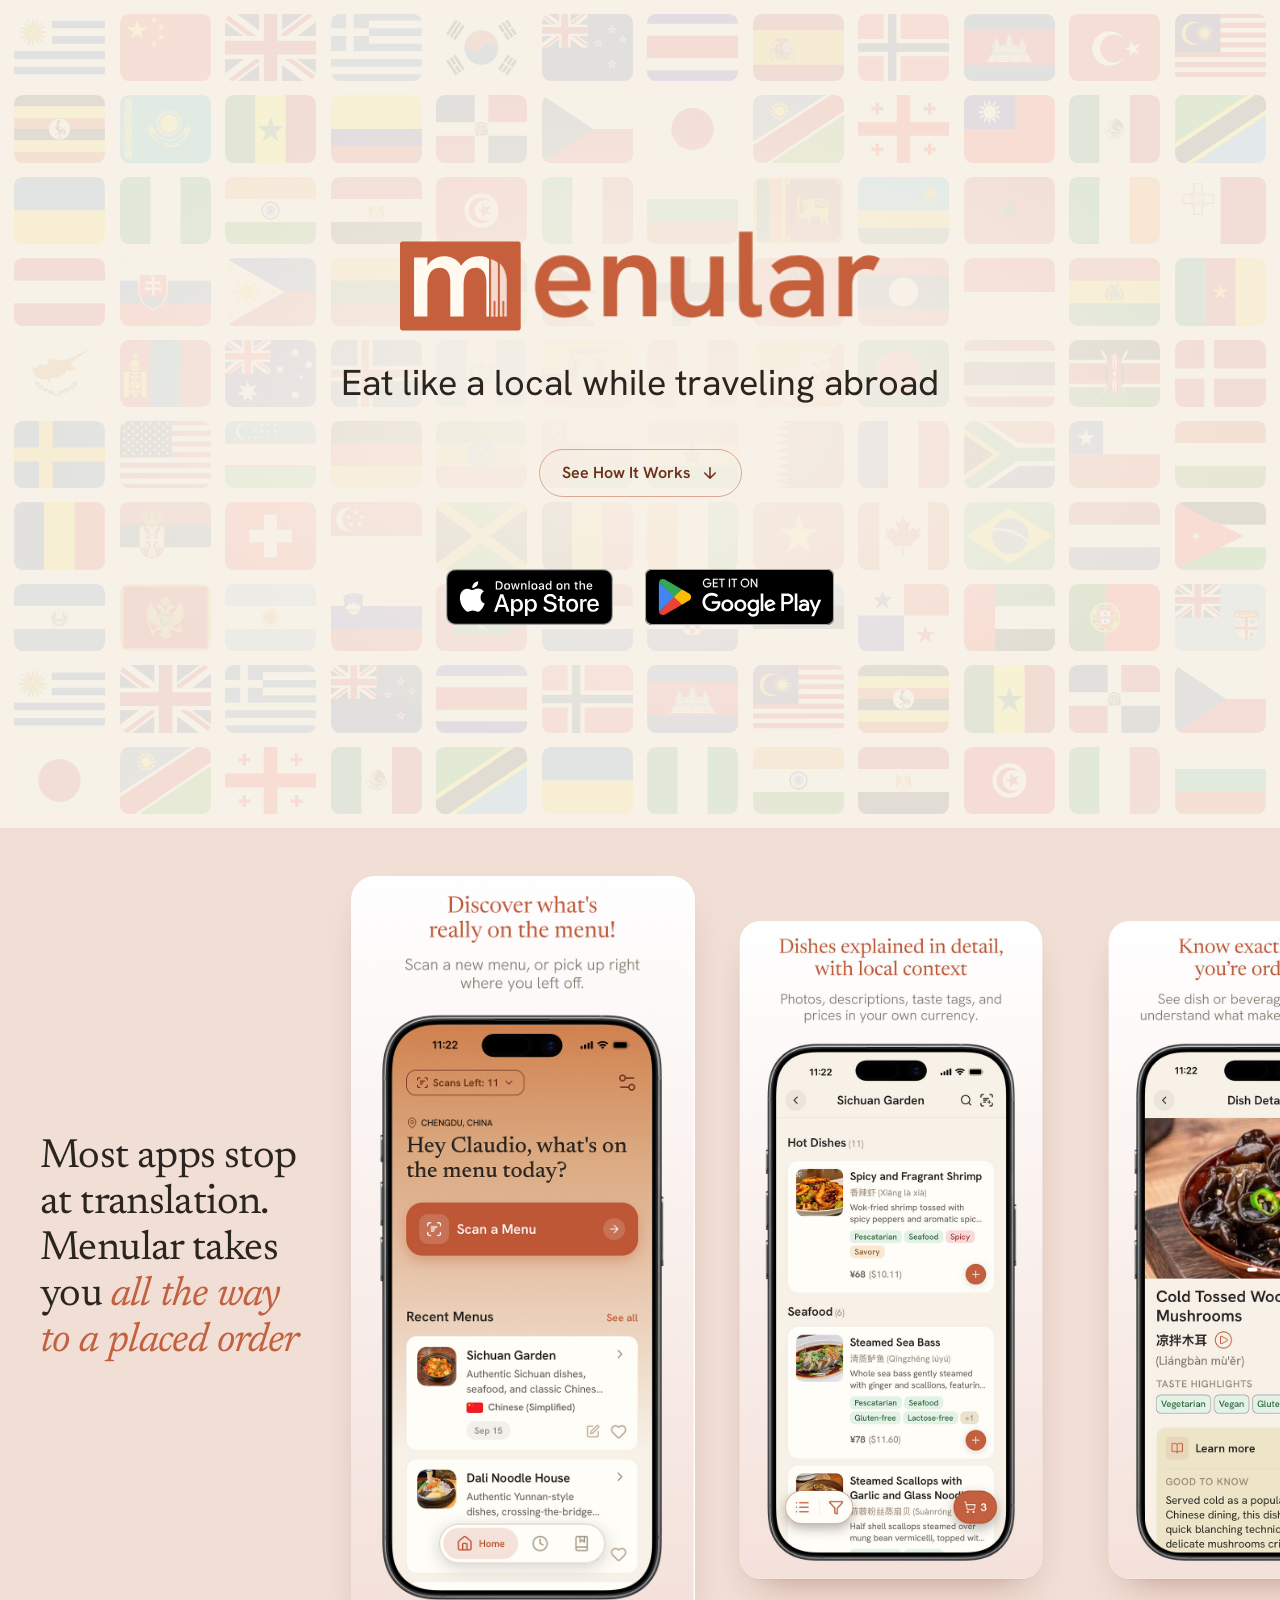
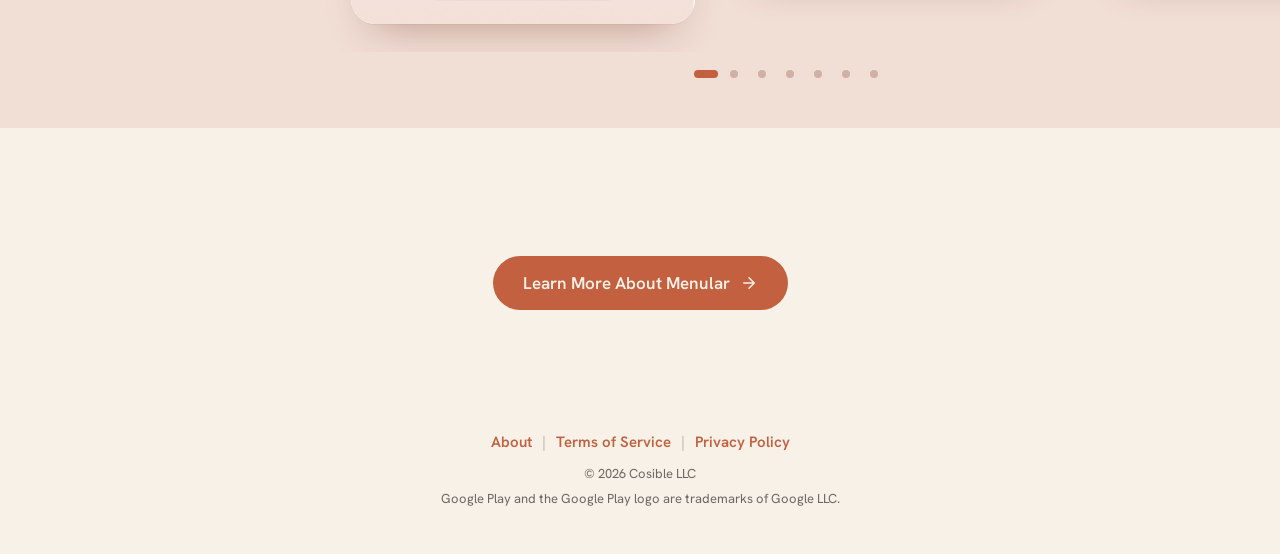
<file: index.html>
<!DOCTYPE html>
<html lang="en">
<head>
<meta charset="UTF-8">
<meta name="viewport" content="width=device-width, initial-scale=1.0">
<title>Menular | Eat like a local while traveling abroad</title>
<meta name="description" content="Menular explains foreign-language menus the way a local would. Scan a menu, see every dish explained, and show staff your order in their language.">
<link rel="canonical" href="https://www.menular.com/">
<link rel="icon" href="/favicon.ico" sizes="32x32">
<link rel="icon" href="/assets/icons/favicon.svg" type="image/svg+xml">
<link rel="apple-touch-icon" href="/assets/icons/apple-touch-icon.png">
<meta name="theme-color" content="#f7f1e7">
<meta property="og:type" content="website">
<meta property="og:site_name" content="Menular">
<meta property="og:title" content="Menular | Eat like a local while traveling abroad">
<meta property="og:description" content="Menular explains foreign-language menus the way a local would. Scan a menu, see every dish explained, and show staff your order in their language.">
<meta property="og:url" content="https://www.menular.com/">
<meta property="og:image" content="https://www.menular.com/assets/og-image.jpg">
<meta property="og:image:width" content="1200">
<meta property="og:image:height" content="426">
<meta property="og:image:alt" content="The Menular logo above the tagline: Discover what's really on the menu">
<meta name="twitter:card" content="summary_large_image">
<script>
  /* Decide before first paint whether the logo intro plays, so the hero never
     flashes. Without JavaScript, or with reduced motion, the page keeps the
     static logo and visible tagline. So does arriving at #how-it-works, since
     the opening is off screen and should already be in its final state. */
  (function () {
    var root = document.documentElement;
    root.classList.add('js');
    var reduce = window.matchMedia && window.matchMedia('(prefers-reduced-motion: reduce)').matches;
    if (reduce || !window.fetch || !window.Promise || location.hash === '#how-it-works') {
      return;
    }
    root.classList.add('intro');

    /* Start both downloads now, in parallel, instead of after the page parses. */
    var intro = window.menularIntro = { started: false };
    intro.data = fetch('/assets/animation/menular-logo-intro.json').then(function (r) {
      if (!r.ok) {
        throw new Error('Animation HTTP ' + r.status);
      }
      return r.json();
    });
    intro.lib = new Promise(function (resolve, reject) {
      var s = document.createElement('script');
      s.src = '/assets/js/lottie_light.min.js';
      s.onload = resolve;
      s.onerror = reject;
      document.head.appendChild(s);
    });
    intro.data.catch(function () {});
    intro.lib.catch(function () {});

    /* If the animation is not playing within 4 seconds, show the static logo. */
    setTimeout(function () {
      if (!intro.started) {
        root.classList.remove('intro');
      }
    }, 4000);
  })();
</script>
<script src="/assets/js/home.js" defer></script>
<script src="/assets/js/flag-wall.js" defer></script>
<link rel="preload" href="/assets/fonts/newsreader-latin-400-normal.woff2" as="font" type="font/woff2" crossorigin>
<link rel="stylesheet" href="/assets/fonts/fonts.css">
<link rel="stylesheet" href="/assets/css/footer.css">
<link rel="stylesheet" href="/assets/css/store-badges.css">
<style>
  :root {
    --ease: cubic-bezier(.2, .7, .2, 1);
  }

  * { box-sizing: border-box; margin: 0; padding: 0; }

  body {
    font-family: 'Hanken Grotesk', system-ui, sans-serif;
    background: #f7f1e7;
    color: #2b2520;
    -webkit-font-smoothing: antialiased;
  }

  /* OPENING: cream, like the app's onboarding welcome screen. Leaves room
     for a strip of the blush section to peek in at the bottom. */
  .hero {
    min-height: max(520px, calc(100vh - 72px));
    min-height: max(520px, calc(100svh - 72px));
    display: flex;
    flex-direction: column;
    align-items: center;
    justify-content: center;
    padding: 56px 24px;
    text-align: center;
  }

  /* Space for the logo is reserved at the animation's own aspect ratio
     (1913 x 623), so nothing moves when it loads or falls back. */
  .hero-logo {
    position: relative;
    width: clamp(300px, 46vw, 480px);
    max-width: 100%;
    aspect-ratio: 1913 / 623;
  }

  .hero-logo-static {
    position: absolute;
    left: 0;
    top: 50%;
    width: 100%;
    height: auto;
    transform: translateY(-50%);
    border-radius: 8px;
  }

  .hero-logo-anim {
    position: absolute;
    inset: 0;
  }

  .hero-tagline {
    /* font-family: Newsreader, Georgia, serif; */
    font-weight: 400;
    font-size: clamp(22px, 3vw, 36px);
    line-height: 1.25;
    color: #2b2520;
    text-wrap: balance;
  }

  .see-how {
    display: inline-flex;
    align-items: center;
    justify-content: center;
    gap: 10px;
    min-height: 48px;
    margin-top: clamp(28px, 4vw, 44px);
    padding: 0 22px;
    border: 1.5px solid rgba(194,96,63,.5);
    border-radius: 999px;
    background: transparent;
    color: #6D2E19;
    font-size: 16px;
    font-weight: 600;
    text-decoration: none;
    transition: background-color .2s ease;
  }

  .see-how:hover {
    background: #F1DED5;
  }

  .see-how:focus-visible {
    outline: 2px solid #6D2E19;
    outline-offset: 3px;
  }

  .see-how svg,
  .pill svg {
    flex-shrink: 0;
  }

  /* Store badges under the button (shared .badge-row). The gap above them
     is well over the clear space of one quarter of the badge's height. */
  .hero-badges {
    margin-top: clamp(56px, 8vw, 72px);
  }

  @media (min-width: 768px) {
    .hero-badges {
      --badge-h: 56px;
    }
  }

  /* FLAG WALL: a faded wall of flags behind the opening, like the last frame
     of the launch video. Decorative only. flag-wall.js fills the grid and
     sets the column and row counts; without it the wall stays empty. The
     hero isolates its stacking so the wall sits under the hero content
     without the content needing a z-index of its own. */
  .hero {
    position: relative;
    isolation: isolate;
  }

  .flag-wall {
    position: absolute;
    inset: 0;
    z-index: -1;
    overflow: hidden;
    pointer-events: none;
  }

  /* Equal gaps between flags and around the edge, 1.1% of the width (8px
     minimum). Rows stretch to fill the hero height exactly, and the script
     picks the row count that keeps each cell closest to 4:3. */
  .flag-wall-grid {
    --fw-gap: max(8px, 1.1vw);
    display: grid;
    grid-template-columns: repeat(var(--fw-cols, 12), minmax(0, 1fr));
    grid-template-rows: repeat(var(--fw-rows, 8), minmax(0, 1fr));
    gap: var(--fw-gap);
    height: 100%;
    padding: var(--fw-gap);
    opacity: .08;
  }

  .flag-wall-grid img {
    display: block;
    width: 100%;
    height: 100%;
    object-fit: cover;
    border-radius: clamp(6px, .7vw, 10px);
    -webkit-user-select: none;
    user-select: none;
  }

  /* A soft wash of the page cream (#f7f1e7, the body background) over the
     middle, so the logo, tagline, button and badges read as on plain cream. */
  .flag-wall::after {
    content: "";
    position: absolute;
    inset: 0;
    background: radial-gradient(ellipse 46% 40% at 50% 50%, rgba(247,241,231,.92), rgba(247,241,231,0));
  }

  /* Fade-in on load: flag-wall.js holds the flags hidden until the logo
     animation starts, then fades them in. Its FLAG_WALL_ANIMATE switch
     turns this off. */
  .flag-wall.is-fade-pending .flag-wall-grid img {
    opacity: 0;
  }

  /* Intro state, set by the head script only when the animation will play.
     The tagline rises in when the logo finishes, then the button and badge. */
  .intro .hero-logo-static {
    visibility: hidden;
  }

  .intro .hero-tagline,
  .intro .see-how,
  .intro .hero-badges {
    opacity: 0;
    transform: translateY(14px);
  }

  .intro .hero-tagline {
    transition: opacity .8s ease, transform .9s var(--ease);
  }

  .intro .see-how {
    visibility: hidden;
    transition: opacity .8s ease, transform .9s var(--ease), background-color .2s ease;
  }

  .intro .hero-badges {
    visibility: hidden;
    transition: opacity .8s ease, transform .9s var(--ease);
  }

  .intro .hero.is-revealed .hero-tagline,
  .intro .hero.is-cta .see-how,
  .intro .hero.is-cta .hero-badges {
    opacity: 1;
    transform: none;
    visibility: visible;
  }

  /* SCREENSHOTS: spotlight strip on blush. The section fills the screen and
     the cards are sized from the available height, so the heading, one whole
     card, and the dots fit at once. home.js measures the stacked heading into
     --how-head-h; without it, three lines are assumed. */
  .how {
    --avail-h: 100vh;
    --w2-w: min(300px, max(240px, 74vw));
    /* Section padding 40 + 20, heading gap 18, strip padding 12 + 24, dots 44. */
    --chrome: 158px;
    --head-h: var(--how-head-h, calc(3 * 1.15 * clamp(24px, 6vw, 34px)));
    --card-h: max(280px, min(calc(var(--w2-w) * 1630 / 750), calc(var(--avail-h) - var(--chrome) - var(--head-h))));
    --card-w: calc(var(--card-h) * 750 / 1630);
    --gap: 14px;
    --radius: 20px;
    display: flex;
    flex-direction: column;
    justify-content: center;
    min-height: 100vh;
    min-height: 100svh;
    padding: 40px 0 20px;
    background: #F1DED5;
  }

  @supports (height: 100svh) {
    .how {
      --avail-h: 100svh;
    }
  }

  .how:focus {
    outline: none;
  }

  .how-head {
    max-width: calc(1200px + 40px);
    width: 100%;
    margin: 0 auto;
    padding: 0 20px;
  }

  .how-title {
    font-family: Newsreader, Georgia, serif;
    font-weight: 400;
    font-size: clamp(24px, 6vw, 34px);
    line-height: 1.15;
    letter-spacing: -0.015em;
    color: #2b2520;
    text-wrap: balance;
  }

  .how-title span {
    display: block;
  }

  .how-title em {
    font-style: italic;
    color: #c2603f;
  }

  .spot-stage {
    position: relative;
    margin-top: 18px;
  }

  .spot-strip {
    position: relative;
    display: flex;
    gap: var(--gap);
    padding: 12px 0 24px;
    overflow-x: auto;
    overscroll-behavior-x: contain;
    scroll-snap-type: x mandatory;
    scrollbar-width: none;
  }

  .spot-strip::-webkit-scrollbar {
    display: none;
  }

  /* Spacers on both ends so the first and last cards can sit centered. */
  .spot-strip::before,
  .spot-strip::after {
    content: "";
    flex: 0 0 calc(50% - var(--card-w) / 2 - var(--gap));
  }

  .spot-strip:focus-visible {
    outline: 2px solid #6D2E19;
    outline-offset: -4px;
  }

  .spot-slot {
    flex: 0 0 var(--card-w);
    scroll-snap-align: center;
  }

  .spot-card {
    aspect-ratio: 750 / 1630;
    border-radius: var(--radius);
    overflow: hidden;
    background: #fdf8f2;
    box-shadow: 0 1px 0 rgba(109,46,25,.05), 0 22px 44px -22px rgba(109,46,25,.42);
  }

  .spot-card img {
    display: block;
    width: 100%;
    height: 100%;
    object-fit: cover;
    border-radius: inherit;
  }

  /* Spotlight: the card nearest the center is full size, the rest at 88%. */
  .how.is-ready .spot-card {
    transform: scale(.88);
    transition: transform .8s var(--ease);
  }

  .how.is-ready .spot-slot.is-active .spot-card {
    transform: none;
  }

  /* Every card opens the full-screen viewer. */
  .spot-card[role="button"] {
    cursor: zoom-in;
  }

  .spot-card[role="button"]:focus-visible {
    outline: 2px solid #6D2E19;
    outline-offset: 3px;
  }

  /* Re-centering after the viewer closes happens without animation. */
  .spot-strip.is-instant .spot-card {
    transition: none !important;
  }

  /* One-time entrance, started by home.js. */
  .spot-strip.is-pre-enter .spot-slot {
    opacity: 0;
    transform: translateX(140px);
  }

  .spot-strip.is-entering .spot-slot {
    transition: transform .8s var(--ease), opacity .6s ease;
  }

  .spot-dots {
    display: none;
    justify-content: center;
  }

  .how.is-ready .spot-dots {
    display: flex;
  }

  .spot-dot {
    display: flex;
    align-items: center;
    justify-content: center;
    width: 28px;
    height: 44px;
    border: 0;
    border-radius: 8px;
    background: none;
    cursor: pointer;
  }

  .spot-dot span {
    width: 8px;
    height: 8px;
    border-radius: 999px;
    background: rgba(109,46,25,.25);
    transition: width .3s ease, background-color .3s ease;
  }

  .spot-dot[aria-current="true"] span {
    width: 24px;
    background: #c2603f;
  }

  .spot-dot:focus-visible {
    outline: 2px solid #6D2E19;
    outline-offset: -4px;
  }

  @media (min-width: 768px) {
    .how {
      --w2-w: min(360px, max(240px, 74vw));
      --gap: 24px;
      --radius: 24px;
    }

    .how-head {
      max-width: calc(1200px + 64px);
      padding: 0 32px;
    }
  }

  /* Desktop: the heading holds still in a left column, vertically centered
     on the active card, and the strip fills the rest. home.js narrows the
     column to the heading's widest line (--how-head-w), so no empty space
     sits between the heading and the strip. The active card is the
     leftmost one, right after a fixed lead-in gap at the start of the strip;
     the rest run off to the right. */
  @media (min-width: 1024px) {
    .how {
      /* Section padding 32 + 32, strip padding 16 + 28, dots 44. */
      --chrome: 152px;
      --head-h: 0px;
      --lead: clamp(40px, 4vw, 64px);
      display: grid;
      grid-template-columns: var(--how-head-w, clamp(320px, 30vw, 440px)) minmax(0, 1fr);
      grid-template-rows: auto auto;
      align-content: center;
      padding: 32px 0 32px max(40px, calc((100vw - 1440px) / 2 + 40px));
    }

    .how-head {
      grid-column: 1;
      grid-row: 1;
      align-self: center;
      max-width: none;
      margin: 0;
      /* The card's center sits 6px above the strip's, because of the strip's
         uneven padding; this keeps the heading level with it. */
      padding: 0 0 12px;
    }

    .how-title {
      font-size: clamp(32px, 3.2vw, 48px);
      line-height: 1.12;
    }

    .spot-stage {
      grid-column: 2;
      grid-row: 1;
      margin-top: 0;
    }

    .spot-strip {
      padding: 16px 0 28px;
      scroll-padding-left: var(--lead);
      /* Soft left edge across the lead-in gap only. At the start the gap is
         empty, so the first card shows in full; once scrolled, earlier cards
         fade out as they pass under it. */
      -webkit-mask-image: linear-gradient(to right, transparent, #000 var(--lead));
      mask-image: linear-gradient(to right, transparent, #000 var(--lead));
    }

    /* The lead-in gap before the first card, and enough room after the last
       one for it to reach the active position. */
    .spot-strip::before {
      flex-basis: calc(var(--lead) - var(--gap));
    }

    .spot-strip::after {
      flex-basis: calc(100% - var(--lead) - var(--card-w) - var(--gap));
    }

    .spot-slot {
      scroll-snap-align: start;
    }

    .spot-dots {
      grid-column: 2;
      grid-row: 2;
    }
  }

  /* FULL-SCREEN VIEWER, built by home.js when the page loads. */
  .viewer {
    position: fixed;
    inset: 0;
    z-index: 1000;
    background: rgba(20,16,13,.96);
    opacity: 0;
    transition: opacity .2s ease;
  }

  .viewer[hidden] {
    display: none;
  }

  .viewer.is-open {
    opacity: 1;
  }

  .viewer-track {
    position: absolute;
    inset: 0;
    display: flex;
    overflow-x: auto;
    overflow-y: hidden;
    overscroll-behavior: contain;
    scroll-snap-type: x mandatory;
    scrollbar-width: none;
    touch-action: pan-x pinch-zoom;
  }

  .viewer-track::-webkit-scrollbar {
    display: none;
  }

  .viewer-slide {
    flex: 0 0 100%;
    height: 100%;
    padding: env(safe-area-inset-top) env(safe-area-inset-right) env(safe-area-inset-bottom) env(safe-area-inset-left);
    scroll-snap-align: center;
    scroll-snap-stop: always;
  }

  .viewer-img {
    display: block;
    width: 100%;
    height: 100%;
    object-fit: contain;
    -webkit-user-select: none;
    user-select: none;
    -webkit-user-drag: none;
  }

  .viewer-close,
  .viewer-arrow {
    position: absolute;
    z-index: 1;
    align-items: center;
    justify-content: center;
    border-radius: 50%;
    color: #f7f1e7;
    cursor: pointer;
  }

  .viewer-close {
    top: max(12px, env(safe-area-inset-top));
    left: max(12px, env(safe-area-inset-left));
    display: flex;
    width: 44px;
    height: 44px;
    border: 1px solid rgba(247,241,231,.16);
    background: rgba(20,16,13,.6);
  }

  .viewer-count {
    position: absolute;
    top: calc(max(12px, env(safe-area-inset-top)) + 6px);
    right: max(12px, env(safe-area-inset-right));
    z-index: 1;
    display: flex;
    align-items: center;
    height: 32px;
    padding: 0 12px;
    border-radius: 999px;
    background: rgba(20,16,13,.6);
    color: rgba(247,241,231,.8);
    font-family: 'Hanken Grotesk', system-ui, sans-serif;
    font-size: 15px;
    font-variant-numeric: tabular-nums;
    pointer-events: none;
  }

  .viewer-arrow {
    top: 50%;
    display: none;
    width: 48px;
    height: 48px;
    margin-top: -24px;
    border: 1px solid rgba(247,241,231,.22);
    background: rgba(247,241,231,.1);
    transition: background-color .2s ease, opacity .2s ease;
  }

  .viewer-prev { left: max(16px, env(safe-area-inset-left)); }
  .viewer-next { right: max(16px, env(safe-area-inset-right)); }

  .viewer-arrow:hover:not(:disabled) {
    background: rgba(247,241,231,.2);
  }

  .viewer-arrow:disabled {
    opacity: .3;
    cursor: default;
  }

  .viewer-close:focus-visible,
  .viewer-arrow:focus-visible {
    outline: 2px solid #f7f1e7;
    outline-offset: 3px;
  }

  /* On phones the screenshot spans the full width, so keep the close button
     and counter in their own band above it instead of over its caption. */
  @media (max-width: 767px) {
    .viewer-slide {
      padding-top: calc(max(12px, env(safe-area-inset-top)) + 52px);
    }
  }

  @media (min-width: 768px) {
    .viewer-arrow {
      display: flex;
    }
  }

  /* While the viewer is open the page underneath cannot scroll, iOS included.
     home.js sets the body's top offset and restores the position on close. */
  .viewer-lock body {
    position: fixed;
    left: 0;
    right: 0;
    overflow: hidden;
  }

  /* CLOSING */
  .closing {
    display: flex;
    flex-direction: column;
    align-items: center;
    padding: clamp(72px, 10vw, 128px) 24px clamp(56px, 7vw, 88px);
    text-align: center;
  }

  .pill {
    display: inline-flex;
    align-items: center;
    gap: 10px;
    min-height: 54px;
    padding: 0 30px;
    border-radius: 999px;
    background: #c2603f;
    color: #f7f1e7;
    font-size: 17px;
    font-weight: 600;
    text-decoration: none;
    transition: background-color .2s ease, transform .2s ease, box-shadow .2s ease;
  }

  .pill svg {
    transition: transform .2s ease;
  }

  .pill:hover,
  .pill:focus-visible {
    background: #ad5536;
    transform: translateY(-2px);
    box-shadow: 0 10px 24px -10px rgba(109,46,25,.5);
  }

  .pill:hover svg,
  .pill:focus-visible svg {
    transform: translateX(4px);
  }

  .pill:focus-visible {
    outline: 2px solid #6D2E19;
    outline-offset: 3px;
  }

  /* Reduced motion: everything is shown at rest, sizes change instantly,
     and hover changes color only. */
  @media (prefers-reduced-motion: reduce) {
    .how.is-ready .spot-card,
    .spot-dot span,
    .viewer,
    .viewer-arrow {
      transition: none;
    }

    .pill,
    .pill svg {
      transition: background-color .2s ease;
    }

    .pill:hover,
    .pill:focus-visible {
      transform: none;
      box-shadow: none;
    }

    .pill:hover svg,
    .pill:focus-visible svg {
      transform: none;
    }

    .flag-wall .flag-wall-grid img {
      opacity: 1 !important;
      transition: none !important;
    }
  }
</style>
</head>
<body>

<!-- OPENING -->
<header class="hero">
  <div class="flag-wall" aria-hidden="true"><div class="flag-wall-grid"></div></div>
  <div class="hero-logo" role="img" aria-label="Menular">
    <img class="hero-logo-static" src="/assets/logo.svg" width="2249" height="560" alt="">
    <div class="hero-logo-anim"></div>
  </div>
  <h1 class="hero-tagline">Eat like a local while traveling abroad</h1>
  <a class="see-how" href="#how-it-works">
    See How It Works
    <svg width="18" height="18" viewBox="0 0 24 24" aria-hidden="true" focusable="false"><path d="M12 5v14M19 12l-7 7-7-7" fill="none" stroke="currentColor" stroke-width="2" stroke-linecap="round" stroke-linejoin="round"/></svg>
  </a>
  <div class="badge-row hero-badges">
    <a href="https://apps.apple.com/app/id6793560717" aria-label="Download Menular on the App Store"><img src="/assets/badges/app-store-badge.svg" width="180" height="60" alt="Download on the App Store"></a>
    <a href="https://play.google.com/store/apps/details?id=com.cosible.menular" aria-label="Get Menular on Google Play"><img src="/assets/badges/play-store-badge.svg" width="202" height="60" alt="Get it on Google Play"></a>
  </div>
</header>

<main>

<!-- SCREENSHOTS -->
<section class="how" id="how-it-works" aria-label="How Menular works" tabindex="-1">
  <div class="how-head">
    <h2 class="how-title">
      <span>Most apps stop at translation.</span>
      <span>Menular takes you <em>all the way to a placed order</em></span>
    </h2>
  </div>

  <div class="spot-stage">
    <div class="spot-strip" role="region" tabindex="0" aria-label="App screenshots, scroll sideways">
      <div class="spot-slot"><div class="spot-card"><img src="/assets/app-screens/01-home.jpg" width="750" height="1630" alt="Discover what's really on the menu. Scan a new menu, or pick up right where you left off."></div></div>
      <div class="spot-slot"><div class="spot-card"><img src="/assets/app-screens/02-menu-builder.jpg" width="750" height="1630" alt="Dishes explained in detail, with local context. Photos, descriptions, taste tags, and prices in your own currency."></div></div>
      <div class="spot-slot"><div class="spot-card"><img src="/assets/app-screens/03-dish-detail.jpg" width="750" height="1630" loading="lazy" alt="Know exactly what you're ordering. See dish or beverage details, and understand what makes it worth trying."></div></div>
      <div class="spot-slot"><div class="spot-card"><img src="/assets/app-screens/04-translated-order.jpg" width="750" height="1630" loading="lazy" alt="Order without saying a word. Staff read your order on screen. No live translation needed."></div></div>
      <div class="spot-slot"><div class="spot-card"><img src="/assets/app-screens/05-ask-staff-questions.jpg" width="750" height="1630" loading="lazy" alt="Ask before you order. Staff tap their answers, right on your screen."></div></div>
      <div class="spot-slot"><div class="spot-card"><img src="/assets/app-screens/06-filter.jpg" width="750" height="1630" loading="lazy" alt="Find the dishes that suit you. Narrow any menu by dietary need, spice level, or taste profile."></div></div>
      <div class="spot-slot"><div class="spot-card"><img src="/assets/app-screens/07-learn.jpg" width="750" height="1630" loading="lazy" alt="Learn the menu language. Everything you order becomes part of your own study guide, no textbook required."></div></div>
    </div>
  </div>

  <div class="spot-dots">
    <button type="button" class="spot-dot" aria-label="Show Scan"><span></span></button>
    <button type="button" class="spot-dot" aria-label="Show Discover"><span></span></button>
    <button type="button" class="spot-dot" aria-label="Show Know"><span></span></button>
    <button type="button" class="spot-dot" aria-label="Show Order"><span></span></button>
    <button type="button" class="spot-dot" aria-label="Show Ask"><span></span></button>
    <button type="button" class="spot-dot" aria-label="Show Filter"><span></span></button>
    <button type="button" class="spot-dot" aria-label="Show Learn"><span></span></button>
  </div>
</section>

<!-- CLOSING -->
<div class="closing">
  <a class="pill" href="/about">
    Learn More About Menular
    <svg width="18" height="18" viewBox="0 0 24 24" aria-hidden="true" focusable="false"><path d="M5 12h14M12 5l7 7-7 7" fill="none" stroke="currentColor" stroke-width="2" stroke-linecap="round" stroke-linejoin="round"/></svg>
  </a>
</div>

</main>

<!-- FOOTER -->
<footer class="site-footer">
  <nav class="footer-links" aria-label="Footer">
    <span class="footer-group"><a href="/about">About</a></span>
    <span class="footer-sep footer-sep-mid" aria-hidden="true">|</span>
    <span class="footer-group"><a href="/terms-of-service">Terms of Service</a><span class="footer-sep" aria-hidden="true">|</span><a href="/privacy-policy">Privacy Policy</a></span>
  </nav>
  <p class="footer-copy">&copy; 2026 Cosible LLC</p>
  <p class="footer-copy footer-legal">Google Play and the Google Play logo are trademarks of Google LLC.</p>
</footer>

</body>
</html>
</file>
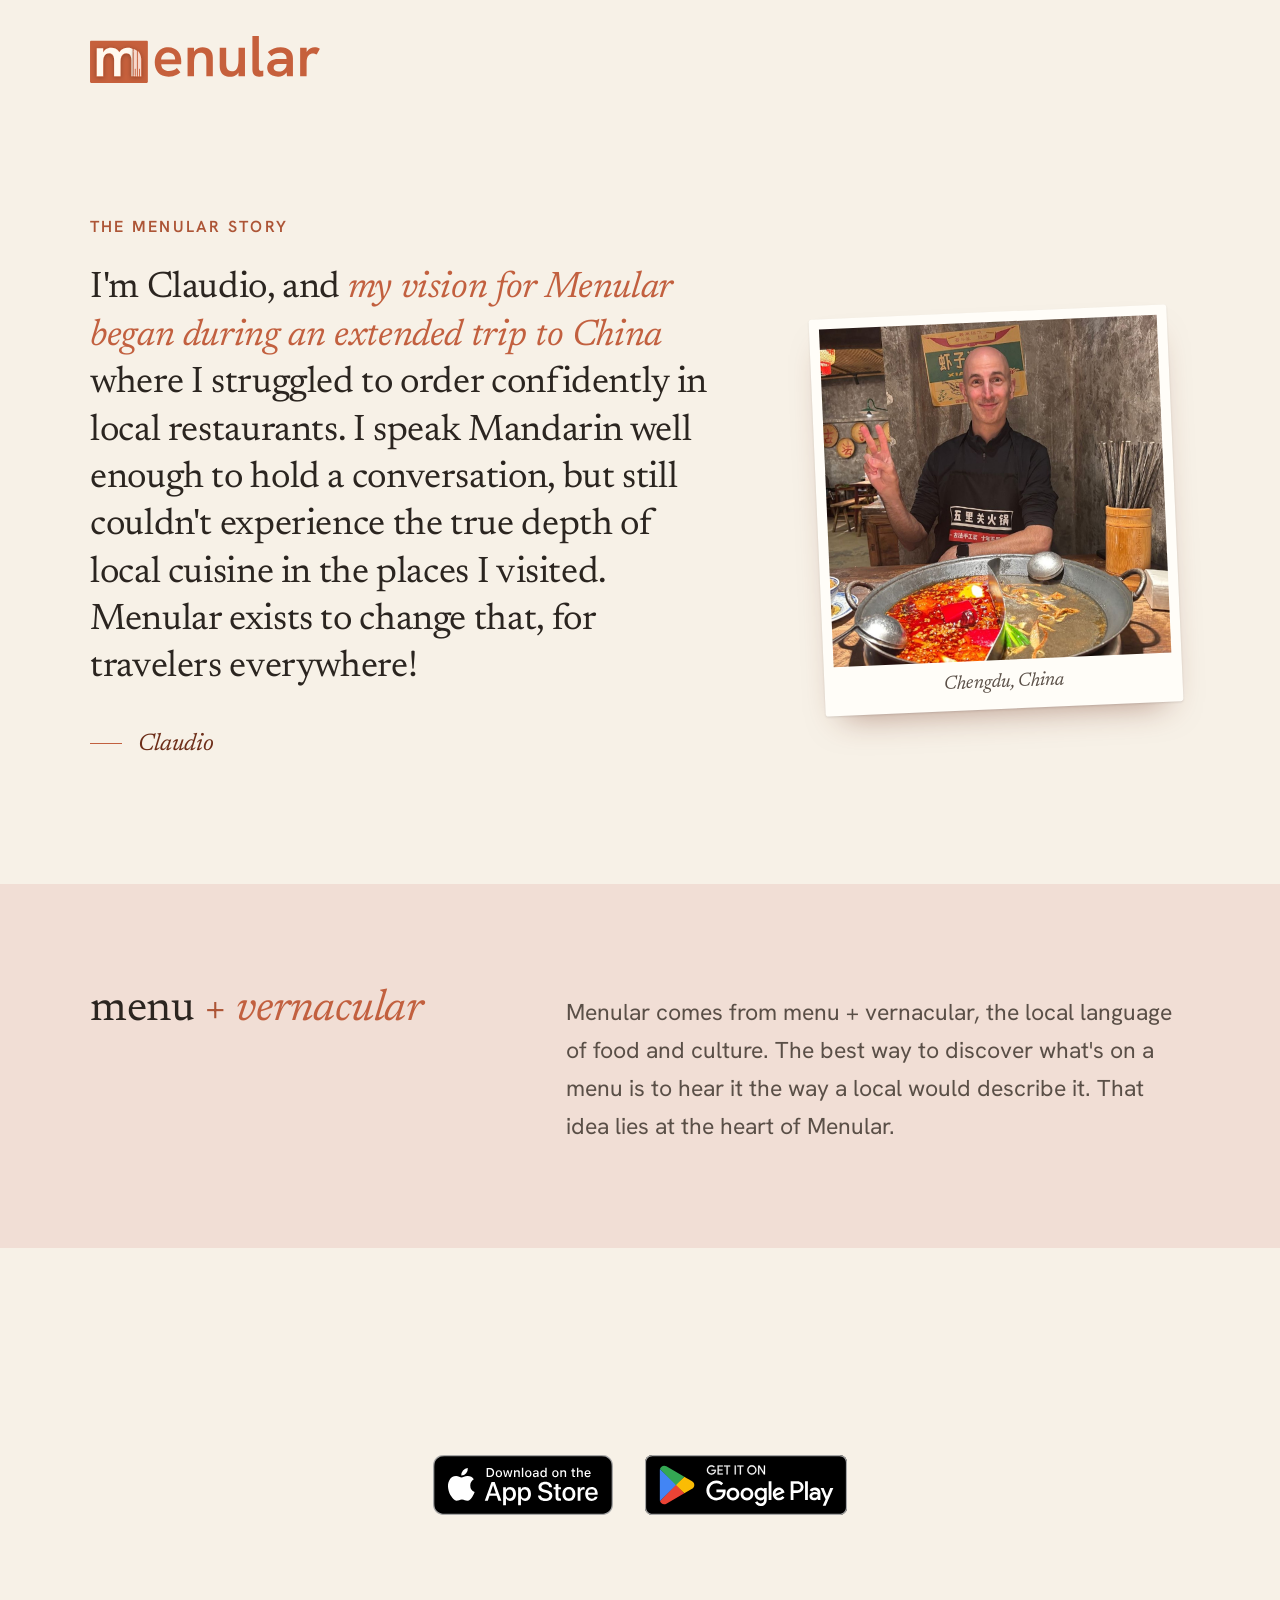
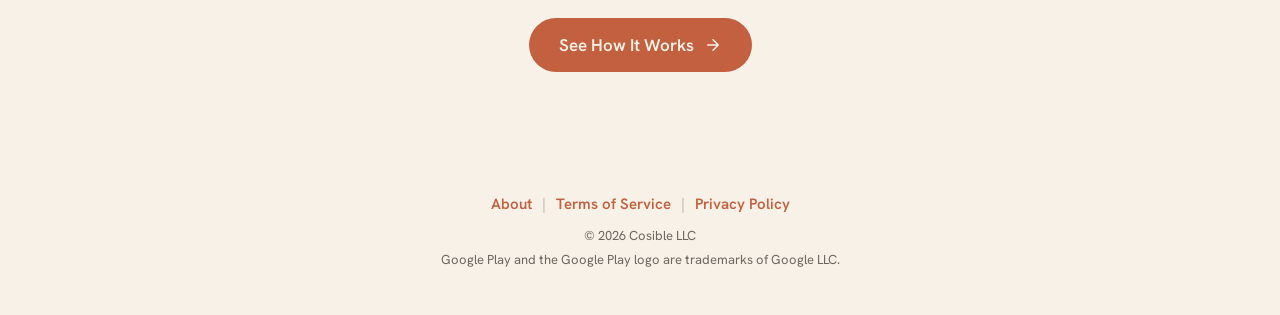
<file: about.html>
<!DOCTYPE html>
<html lang="en">
<head>
<meta charset="UTF-8">
<meta name="viewport" content="width=device-width, initial-scale=1.0">
<title>The Menular Story | Menular</title>
<meta name="description" content="The story behind Menular, and where its name comes from.">
<link rel="canonical" href="https://www.menular.com/about">
<link rel="icon" href="/favicon.ico" sizes="32x32">
<link rel="icon" href="/assets/icons/favicon.svg" type="image/svg+xml">
<link rel="apple-touch-icon" href="/assets/icons/apple-touch-icon.png">
<meta name="theme-color" content="#f7f1e7">
<meta property="og:type" content="website">
<meta property="og:site_name" content="Menular">
<meta property="og:title" content="The Menular Story | Menular">
<meta property="og:description" content="The story behind Menular, and where its name comes from.">
<meta property="og:url" content="https://www.menular.com/about">
<meta property="og:image" content="https://www.menular.com/assets/og-image.jpg">
<meta property="og:image:width" content="1200">
<meta property="og:image:height" content="426">
<meta property="og:image:alt" content="The Menular logo above the tagline: Discover what's really on the menu">
<meta name="twitter:card" content="summary_large_image">
<meta name="twitter:description" content="The story behind Menular, and where its name comes from.">
<link rel="preload" href="/assets/fonts/newsreader-latin-400-normal.woff2" as="font" type="font/woff2" crossorigin>
<link rel="stylesheet" href="/assets/fonts/fonts.css">
<link rel="stylesheet" href="/assets/css/footer.css">
<link rel="stylesheet" href="/assets/css/store-badges.css">
<style>
  * { box-sizing: border-box; margin: 0; padding: 0; }

  body {
    font-family: 'Hanken Grotesk', system-ui, sans-serif;
    background: #f7f1e7;
    color: #2b2520;
    -webkit-font-smoothing: antialiased;
  }

  /* Content column: 1100px wide at most, with side padding. */
  .wrap {
    width: min(1100px, 100% - 2 * clamp(20px, 4vw, 48px));
    margin: 0 auto;
  }

  /* HEADER */
  .site-header {
    padding-top: clamp(20px, 3.5vw, 36px);
  }

  /* Logo size: smallest, scales with the window, largest. */
  .logo-link {
    display: inline-block;
    width: clamp(180px, 18vw, 240px);
    border-radius: 4px;
  }

  .logo-link img {
    display: block;
    width: 100%;
    height: auto;
  }

  .logo-link:focus-visible {
    outline: 2px solid #6D2E19;
    outline-offset: 4px;
  }

  /* STORY: the text beside a tilted snapshot; they stack on narrow screens. */
  .story {
    padding-top: clamp(56px, 10vw, 140px);
  }

  .label {
    margin: 0 0 clamp(20px, 2.5vw, 28px);
    font-size: 16px;
    font-weight: 600;
    letter-spacing: .14em;
    text-transform: uppercase;
    color: #ad5536;
  }

  .story-row {
    display: flex;
    flex-wrap: wrap;
    align-items: center;
    gap: clamp(48px, 6vw, 88px);
  }

  .story-text {
    flex: 999 1 480px;
    min-width: 0;
  }

  .story-lede {
    max-width: 22em;
    font-family: Newsreader, Georgia, serif;
    font-weight: 400;
    font-size: clamp(26px, 2.9vw, 37px);
    line-height: 1.28;
    letter-spacing: -0.01em;
    color: #2b2520;
    text-wrap: pretty;
  }

  .story-lede em {
    font-style: italic;
    color: #c2603f;
  }

  .signature {
    display: flex;
    align-items: center;
    gap: 16px;
    margin-top: clamp(28px, 3.5vw, 40px);
  }

  .signature-line {
    width: 32px;
    height: 1px;
    background: #c2603f;
  }

  .signature-name {
    font-family: Newsreader, Georgia, serif;
    font-style: italic;
    font-size: 24px;
    line-height: 1;
    color: #6D2E19;
  }

  .story-photo {
    display: flex;
    justify-content: center;
    flex: 0 1 388px;
    max-width: 400px;
    margin: 0 auto;
    padding: 8px 12px;
  }

  /* A printed snapshot, slightly askew. */
  .snapshot {
    width: min(100%, clamp(300px, 28vw, 360px));
    padding: 10px 10px 0;
    border-radius: 3px;
    background: #fffdf8;
    transform: rotate(-2.5deg);
    box-shadow: 0 1px 2px rgba(43,37,32,.12), 0 18px 34px -18px rgba(109,46,25,.5);
  }

  .snapshot img {
    display: block;
    width: 100%;
    height: auto;
    aspect-ratio: 1 / 1;
    object-fit: cover;
  }

  .snapshot figcaption {
    padding: 12px 4px 14px;
    font-family: Newsreader, Georgia, serif;
    font-style: italic;
    font-size: 19px;
    line-height: 1.2;
    color: #5a4f47;
    text-align: center;
  }

  /* NAME BAND */
  .name-band {
    margin-top: clamp(80px, 10vw, 140px);
    padding: clamp(56px, 8vw, 112px) 0;
    background: #F1DED5;
  }

  .name-row {
    display: flex;
    flex-wrap: wrap;
    align-items: baseline;
    gap: 20px clamp(24px, 5vw, 80px);
  }

  .name-mark {
    flex: 1 1 280px;
    font-family: Newsreader, Georgia, serif;
    font-weight: 400;
    font-size: clamp(32px, 3.6vw, 44px);
    line-height: 1.1;
    letter-spacing: -0.01em;
    color: #2b2520;
  }

  .name-plus {
    color: #ad5536;
  }

  .name-mark em {
    font-style: italic;
    color: #c2603f;
  }

  .name-text {
    flex: 2 1 360px;
    font-size: clamp(22px, 1.8vw, 45px);
    line-height: 1.65;
    color: #5a4f47;
    text-wrap: pretty;
  }

  /* CLOSING: matches the home page's badge and pill. */
  .closing {
    display: flex;
    flex-direction: column;
    align-items: center;
    gap: clamp(64px, 8vw, 88px);
    padding: clamp(112px, 15vw, 200px) 24px clamp(56px, 7vw, 88px);
    text-align: center;
  }

  .badge-block {
    display: flex;
    flex-direction: column;
    align-items: center;
  }

  /* Store badges (shared .badge-row), with clear space of one quarter of
     the badge height on every side. */
  .store-badges {
    padding: 13px;
  }

  .pill {
    display: inline-flex;
    align-items: center;
    gap: 10px;
    min-height: 54px;
    padding: 0 30px;
    border-radius: 999px;
    background: #c2603f;
    color: #f7f1e7;
    font-size: 17px;
    font-weight: 600;
    text-decoration: none;
    transition: background-color .2s ease, transform .2s ease, box-shadow .2s ease;
  }

  .pill svg {
    flex-shrink: 0;
    transition: transform .2s ease;
  }

  .pill:hover,
  .pill:focus-visible {
    background: #ad5536;
    transform: translateY(-2px);
    box-shadow: 0 10px 24px -10px rgba(109,46,25,.5);
  }

  .pill:hover svg,
  .pill:focus-visible svg {
    transform: translateX(4px);
  }

  .pill:focus-visible {
    outline: 2px solid #6D2E19;
    outline-offset: 3px;
  }

  @media (min-width: 768px) {
    .store-badges {
      --badge-h: 60px;
      padding: 15px;
    }
  }

  /* Reduced motion: hover changes color only. */
  @media (prefers-reduced-motion: reduce) {
    .pill,
    .pill svg {
      transition: background-color .2s ease;
    }

    .pill:hover,
    .pill:focus-visible {
      transform: none;
      box-shadow: none;
    }

    .pill:hover svg,
    .pill:focus-visible svg {
      transform: none;
    }
  }
</style>
</head>
<body>

<header class="site-header">
  <div class="wrap">
    <a class="logo-link" href="/" aria-label="Menular home">
      <img src="/assets/logo.svg" width="1913" height="394" alt="">
    </a>
  </div>
</header>

<main>

<!-- STORY -->
<section class="story">
  <div class="wrap">
    <h1 class="label">The Menular story</h1>
    <div class="story-row">
      <div class="story-text">
        <p class="story-lede">I'm Claudio, and <em>my vision for Menular began during an extended trip to China</em> where I struggled to order confidently in local restaurants. I speak Mandarin well enough to hold a conversation, but still couldn't experience the true depth of local cuisine in the places I visited. Menular exists to change that, for travelers everywhere!</p>
        <p class="signature">
          <span class="signature-line" aria-hidden="true"></span>
          <span class="signature-name">Claudio</span>
        </p>
      </div>
      <div class="story-photo">
        <figure class="snapshot">
          <img src="/assets/about/claudio.jpg" width="1000" height="1000" alt="Claudio in Chengdu">
          <figcaption>Chengdu, China</figcaption>
        </figure>
      </div>
    </div>
  </div>
</section>

<!-- NAME BAND -->
<section class="name-band" aria-label="Where the name comes from">
  <div class="wrap name-row">
    <p class="name-mark" aria-hidden="true">menu <span class="name-plus">+</span> <em>vernacular</em></p>
    <p class="name-text">Menular comes from menu + vernacular, the local language of food and culture. The best way to discover what's on a menu is to hear it the way a local would describe it. That idea lies at the heart of Menular.</p>
  </div>
</section>

<!-- CLOSING -->
<div class="closing">
  <div class="badge-block">
    <div class="badge-row store-badges">
      <a href="https://apps.apple.com/app/id6793560717" aria-label="Download Menular on the App Store"><img src="/assets/badges/app-store-badge.svg" width="180" height="60" alt="Download on the App Store"></a>
      <a href="https://play.google.com/store/apps/details?id=com.cosible.menular" aria-label="Get Menular on Google Play"><img src="/assets/badges/play-store-badge.svg" width="202" height="60" alt="Get it on Google Play"></a>
    </div>
  </div>
  <a class="pill" href="/#how-it-works">
    See How It Works
    <svg width="18" height="18" viewBox="0 0 24 24" aria-hidden="true" focusable="false"><path d="M5 12h14M12 5l7 7-7 7" fill="none" stroke="currentColor" stroke-width="2" stroke-linecap="round" stroke-linejoin="round"/></svg>
  </a>
</div>

</main>

<!-- FOOTER -->
<footer class="site-footer">
  <nav class="footer-links" aria-label="Footer">
    <span class="footer-group"><a href="/about" aria-current="page">About</a></span>
    <span class="footer-sep footer-sep-mid" aria-hidden="true">|</span>
    <span class="footer-group"><a href="/terms-of-service">Terms of Service</a><span class="footer-sep" aria-hidden="true">|</span><a href="/privacy-policy">Privacy Policy</a></span>
  </nav>
  <p class="footer-copy">&copy; 2026 Cosible LLC</p>
  <p class="footer-copy footer-legal">Google Play and the Google Play logo are trademarks of Google LLC.</p>
</footer>

</body>
</html>
</file>
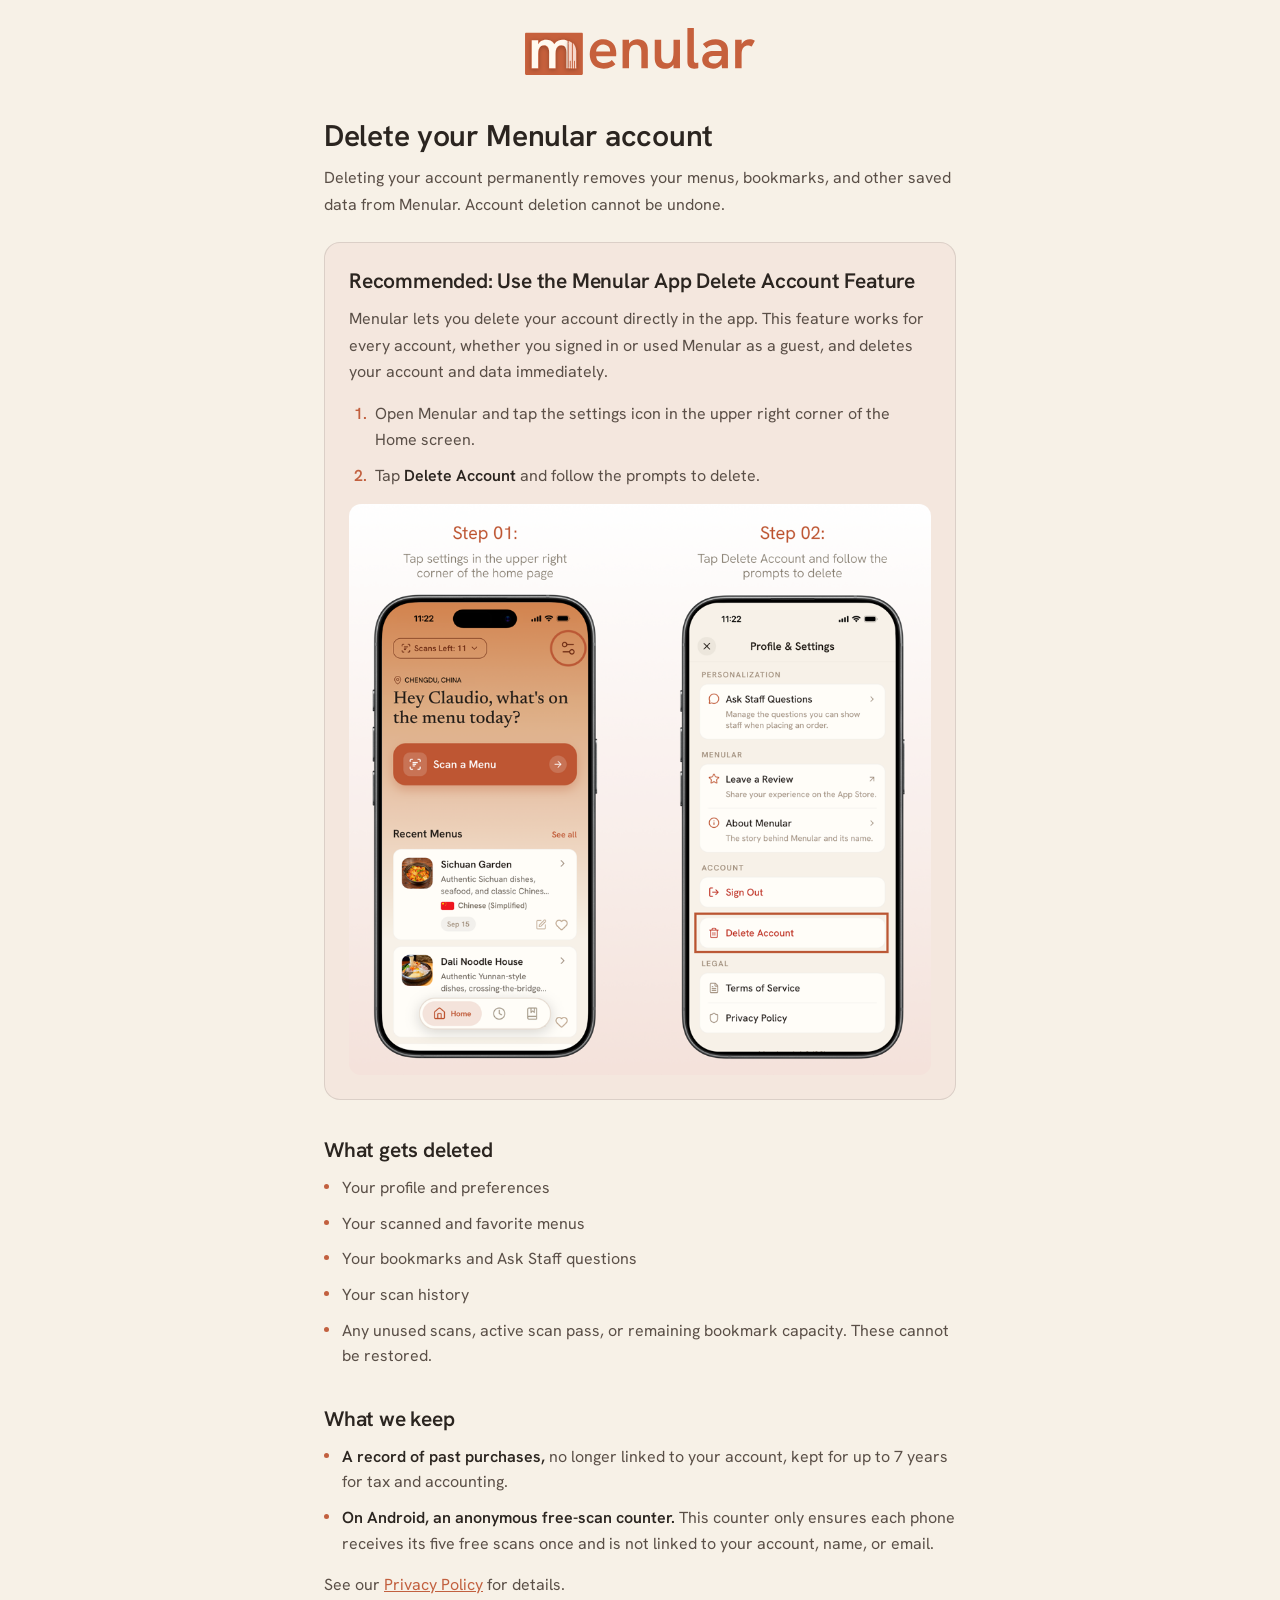
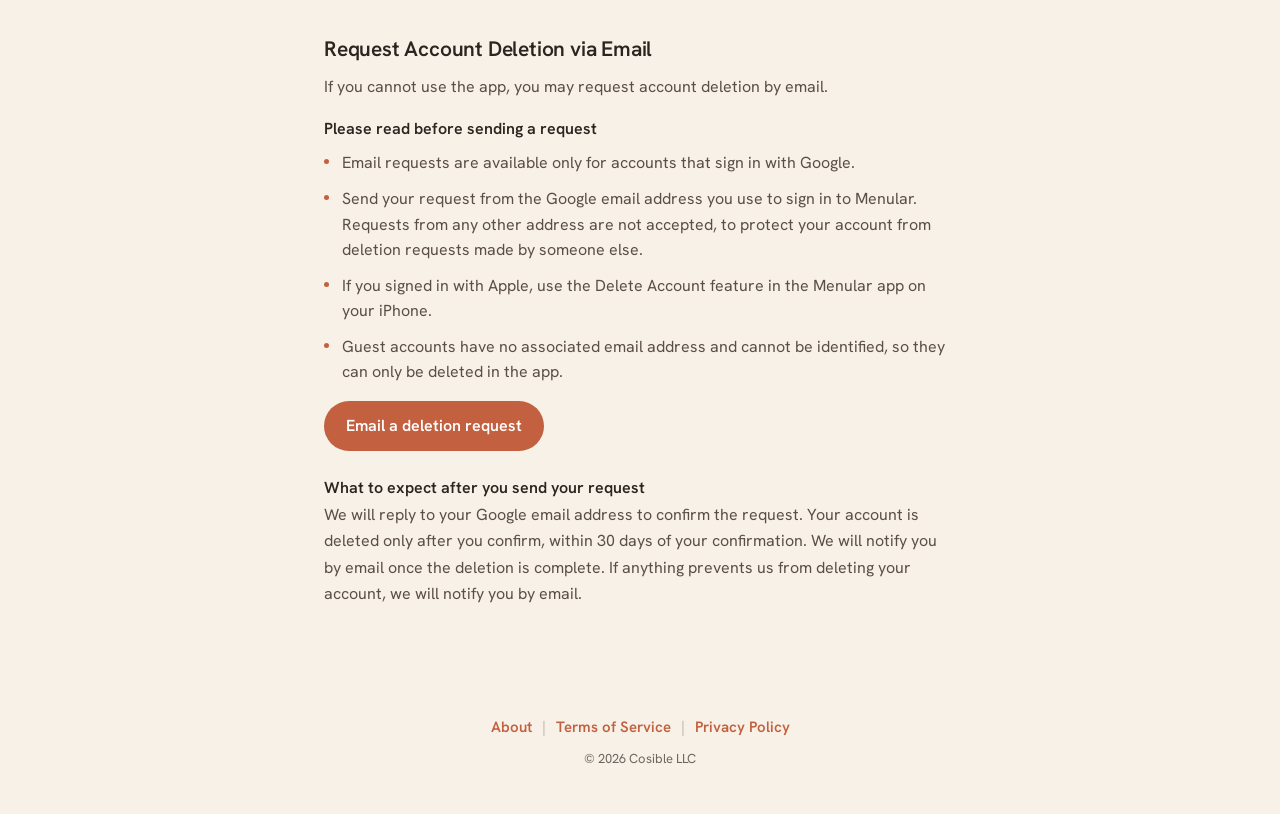
<file: delete-account.html>
<!DOCTYPE html>
<html lang="en">
<head>
<meta charset="UTF-8">
<meta name="viewport" content="width=device-width, initial-scale=1.0">
<title>Delete Your Account | Menular</title>
<meta name="description" content="How to delete your Menular account and data.">
<meta name="robots" content="noindex">
<link rel="canonical" href="https://www.menular.com/delete-account">
<link rel="icon" href="/favicon.ico" sizes="32x32">
<link rel="icon" href="/assets/icons/favicon.svg" type="image/svg+xml">
<link rel="apple-touch-icon" href="/assets/icons/apple-touch-icon.png">
<meta name="theme-color" content="#f7f1e7">
<link rel="stylesheet" href="/assets/fonts/fonts.css">
<link rel="stylesheet" href="/assets/css/footer.css">
<style>
  * { box-sizing: border-box; margin: 0; padding: 0; }

  body {
    font-family: 'Hanken Grotesk', system-ui, sans-serif;
    background: #f7f1e7;
    color: #2b2520;
    -webkit-font-smoothing: antialiased;
  }

  .page-wrap {
    max-width: 1200px;
    margin: 0 auto;
  }

  /* PAGE HEADER */
  .page-header {
    padding: 28px 24px 12px;
    text-align: center;
  }

  .page-header-logo {
    width: clamp(180px, 18vw, 240px);
    max-width: 55%;
    height: auto;
    display: inline-block;
  }

  /* LEGAL CONTENT */
  .legal-content {
    max-width: 680px;
    margin: 0 auto;
    padding: 24px 24px 60px;
  }

  .legal-title {
    font-size: 30px;
    font-weight: 800;
    color: #2b2520;
    letter-spacing: -0.3px;
    margin-bottom: 10px;
  }

  .legal-content h2 {
    font-size: 21px;
    font-weight: 800;
    color: #2b2520;
    letter-spacing: -0.2px;
    margin: 36px 0 12px;
  }

  .legal-content p {
    font-size: 16px;
    color: #5a4f47;
    line-height: 1.65;
    margin-bottom: 16px;
  }

  .legal-content ul {
    list-style: none;
    margin-bottom: 16px;
  }

  .legal-content ul li {
    font-size: 16px;
    color: #5a4f47;
    line-height: 1.6;
    padding-left: 18px;
    margin-bottom: 10px;
    position: relative;
  }

  .legal-content ul li::before {
    content: "";
    position: absolute;
    left: 0;
    top: 9px;
    width: 5px;
    height: 5px;
    border-radius: 50%;
    background: #c2603f;
  }

  .legal-content strong {
    color: #2b2520;
  }

  .legal-content a {
    color: #c2603f;
  }

  /* DELETE ACCOUNT */
  .legal-content ol {
    padding-left: 22px;
    margin-bottom: 16px;
  }

  .legal-content ol li {
    font-size: 16px;
    color: #5a4f47;
    line-height: 1.6;
    padding-left: 4px;
    margin-bottom: 10px;
  }

  .legal-content ol li::marker {
    color: #c2603f;
    font-weight: 700;
  }

  .delete-card {
    background: rgba(241,222,213,0.5);
    border: 1px solid rgba(43,37,32,0.12);
    border-radius: 16px;
    padding: 24px;
    margin: 24px 0 32px;
  }

  .legal-content .delete-card h2 {
    margin-top: 0;
  }

  .delete-card-image {
    display: block;
    max-width: 100%;
    height: auto;
    border-radius: 12px;
    margin-top: 16px;
  }

  .legal-content .delete-notice-title {
    margin-bottom: 8px;
  }

  .legal-content .delete-button-row {
    margin-bottom: 24px;
  }

  .legal-content .delete-button {
    display: inline-block;
    background: #c2603f;
    color: #fff;
    font-weight: 700;
    border-radius: 999px;
    padding: 12px 22px;
    text-decoration: none;
  }

  .legal-content .delete-button:focus-visible {
    outline: 3px solid #2b2520;
    outline-offset: 2px;
  }
</style>
</head>
<body>
<div class="page-wrap">

<!-- PAGE HEADER -->
<header class="page-header">
  <a href="/">
    <img class="page-header-logo" src="assets/logo.svg" alt="Menular">
  </a>
</header>

<div class="legal-content">

<h1 class="legal-title">Delete your Menular account</h1>

<p>Deleting your account permanently removes your menus, bookmarks, and other saved data from Menular. Account deletion cannot be undone.</p>

<div class="delete-card">
<h2>Recommended: Use the Menular App Delete Account Feature</h2>

<p>Menular lets you delete your account directly in the app. This feature works for every account, whether you signed in or used Menular as a guest, and deletes your account and data immediately.</p>

<ol>
<li>Open Menular and tap the settings icon in the upper right corner of the Home screen.</li>
<li>Tap <strong>Delete Account</strong> and follow the prompts to delete.</li>
</ol>

<img class="delete-card-image" src="/assets/delete-account-steps.png" width="850" height="834" loading="lazy" alt="Step 1: the Menular Home screen with the settings icon in the upper right corner circled. Step 2: the Profile and Settings screen with Delete Account highlighted.">
</div>

<h2>What gets deleted</h2>

<ul>
<li>Your profile and preferences</li>
<li>Your scanned and favorite menus</li>
<li>Your bookmarks and Ask Staff questions</li>
<li>Your scan history</li>
<li>Any unused scans, active scan pass, or remaining bookmark capacity. These cannot be restored.</li>
</ul>

<h2>What we keep</h2>

<ul>
<li><strong>A record of past purchases,</strong> no longer linked to your account, kept for up to 7 years for tax and accounting.</li>
<li><strong>On Android, an anonymous free-scan counter.</strong> This counter only ensures each phone receives its five free scans once and is not linked to your account, name, or email.</li>
</ul>

<p>See our <a href="/privacy-policy">Privacy Policy</a> for details.</p>

<h2>Request Account Deletion via Email</h2>

<p>If you cannot use the app, you may request account deletion by email.</p>

<p class="delete-notice-title"><strong>Please read before sending a request</strong></p>

<ul>
<li>Email requests are available only for accounts that sign in with Google.</li>
<li>Send your request from the Google email address you use to sign in to Menular. Requests from any other address are not accepted, to protect your account from deletion requests made by someone else.</li>
<li>If you signed in with Apple, use the Delete Account feature in the Menular app on your iPhone.</li>
<li>Guest accounts have no associated email address and cannot be identified, so they can only be deleted in the app.</li>
</ul>

<p class="delete-button-row"><a class="delete-button" href="mailto:support@cosible.com?subject=Menular%20account%20deletion%20request&body=Please%20permanently%20delete%20my%20Menular%20account%20and%20all%20its%20data.%0A%0AMy%20Menular%20account%20uses%20Google%20sign-in%20with%20the%20same%20email%20address%20this%20request%20is%20sent%20from.">Email a deletion request</a></p>

<p><strong>What to expect after you send your request</strong><br>We will reply to your Google email address to confirm the request. Your account is deleted only after you confirm, within 30 days of your confirmation. We will notify you by email once the deletion is complete. If anything prevents us from deleting your account, we will notify you by email.</p>

</div><!-- end legal-content -->

<!-- FOOTER -->
<footer class="site-footer">
  <nav class="footer-links" aria-label="Footer">
    <span class="footer-group"><a href="/about">About</a></span>
    <span class="footer-sep footer-sep-mid" aria-hidden="true">|</span>
    <span class="footer-group"><a href="/terms-of-service">Terms of Service</a><span class="footer-sep" aria-hidden="true">|</span><a href="/privacy-policy">Privacy Policy</a></span>
  </nav>
  <p class="footer-copy">&copy; 2026 Cosible LLC</p>
</footer>

</div><!-- end page-wrap -->
</body>
</html>
</file>
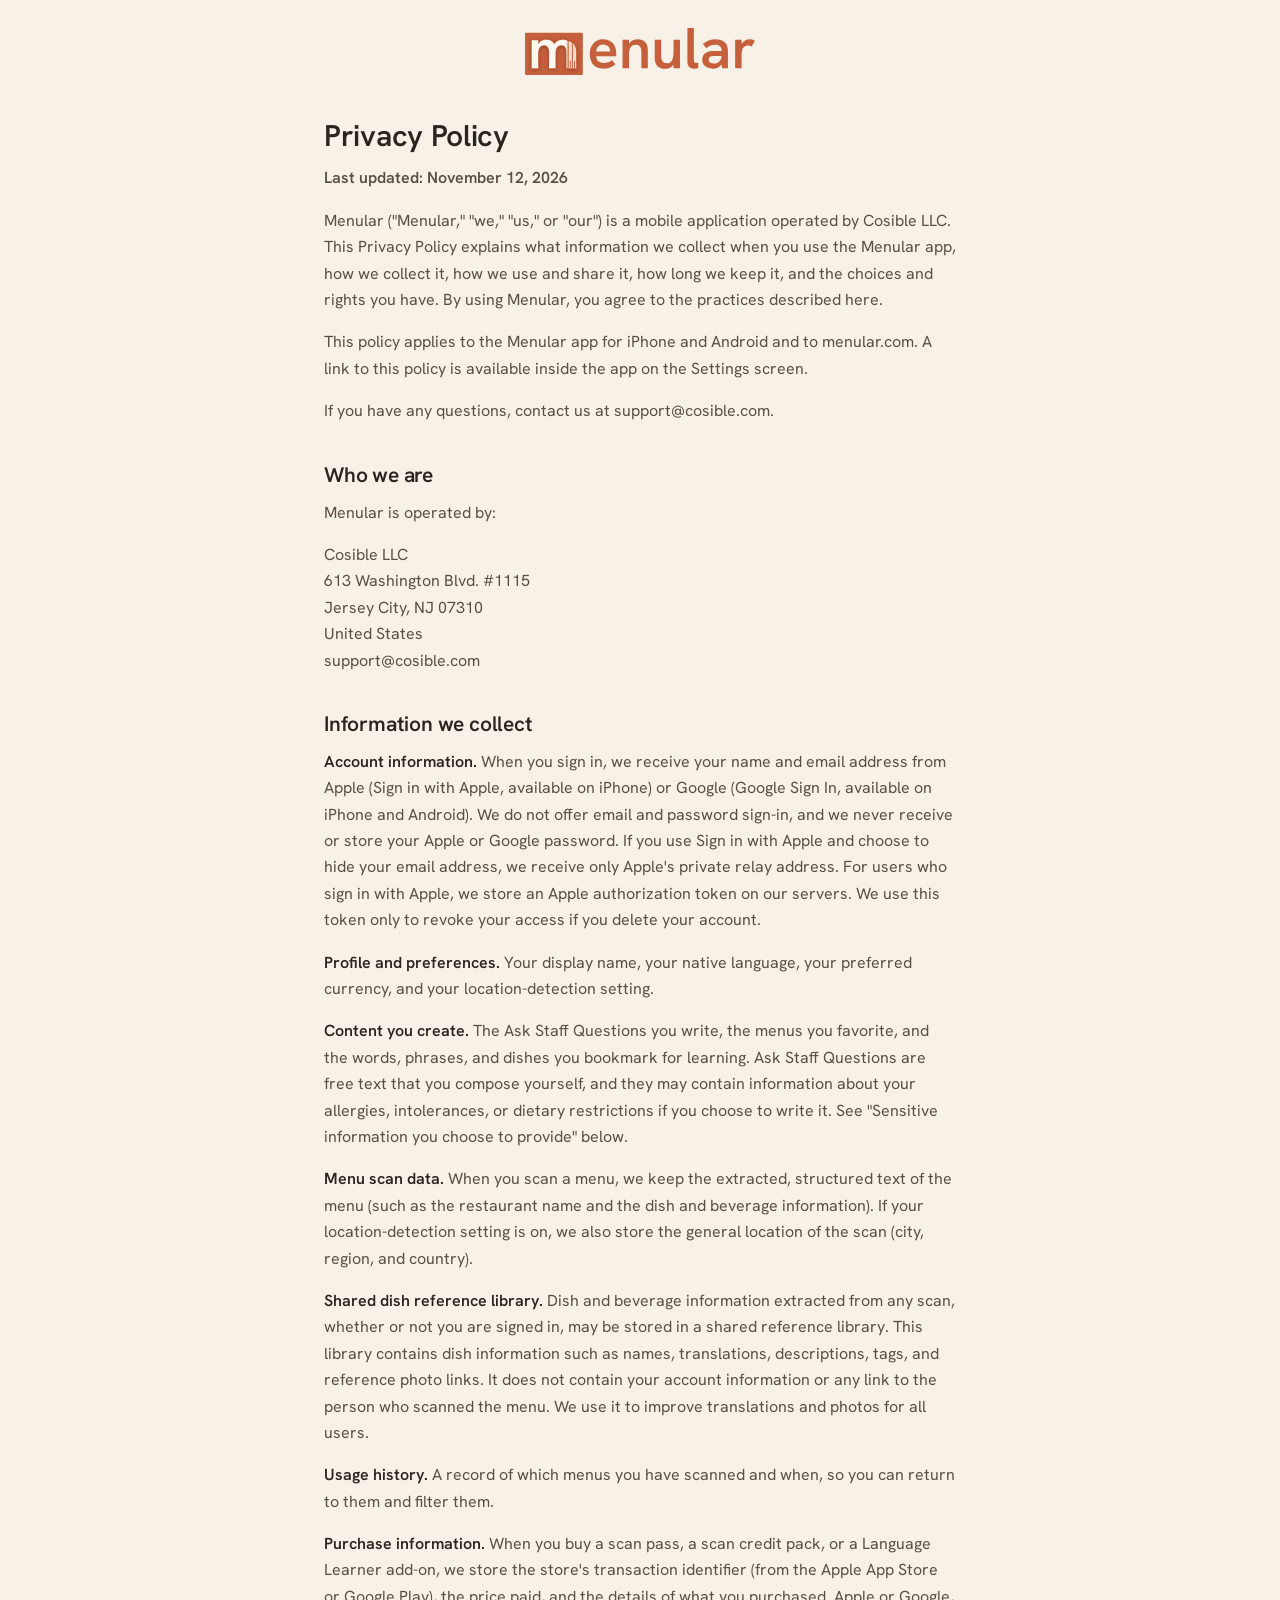
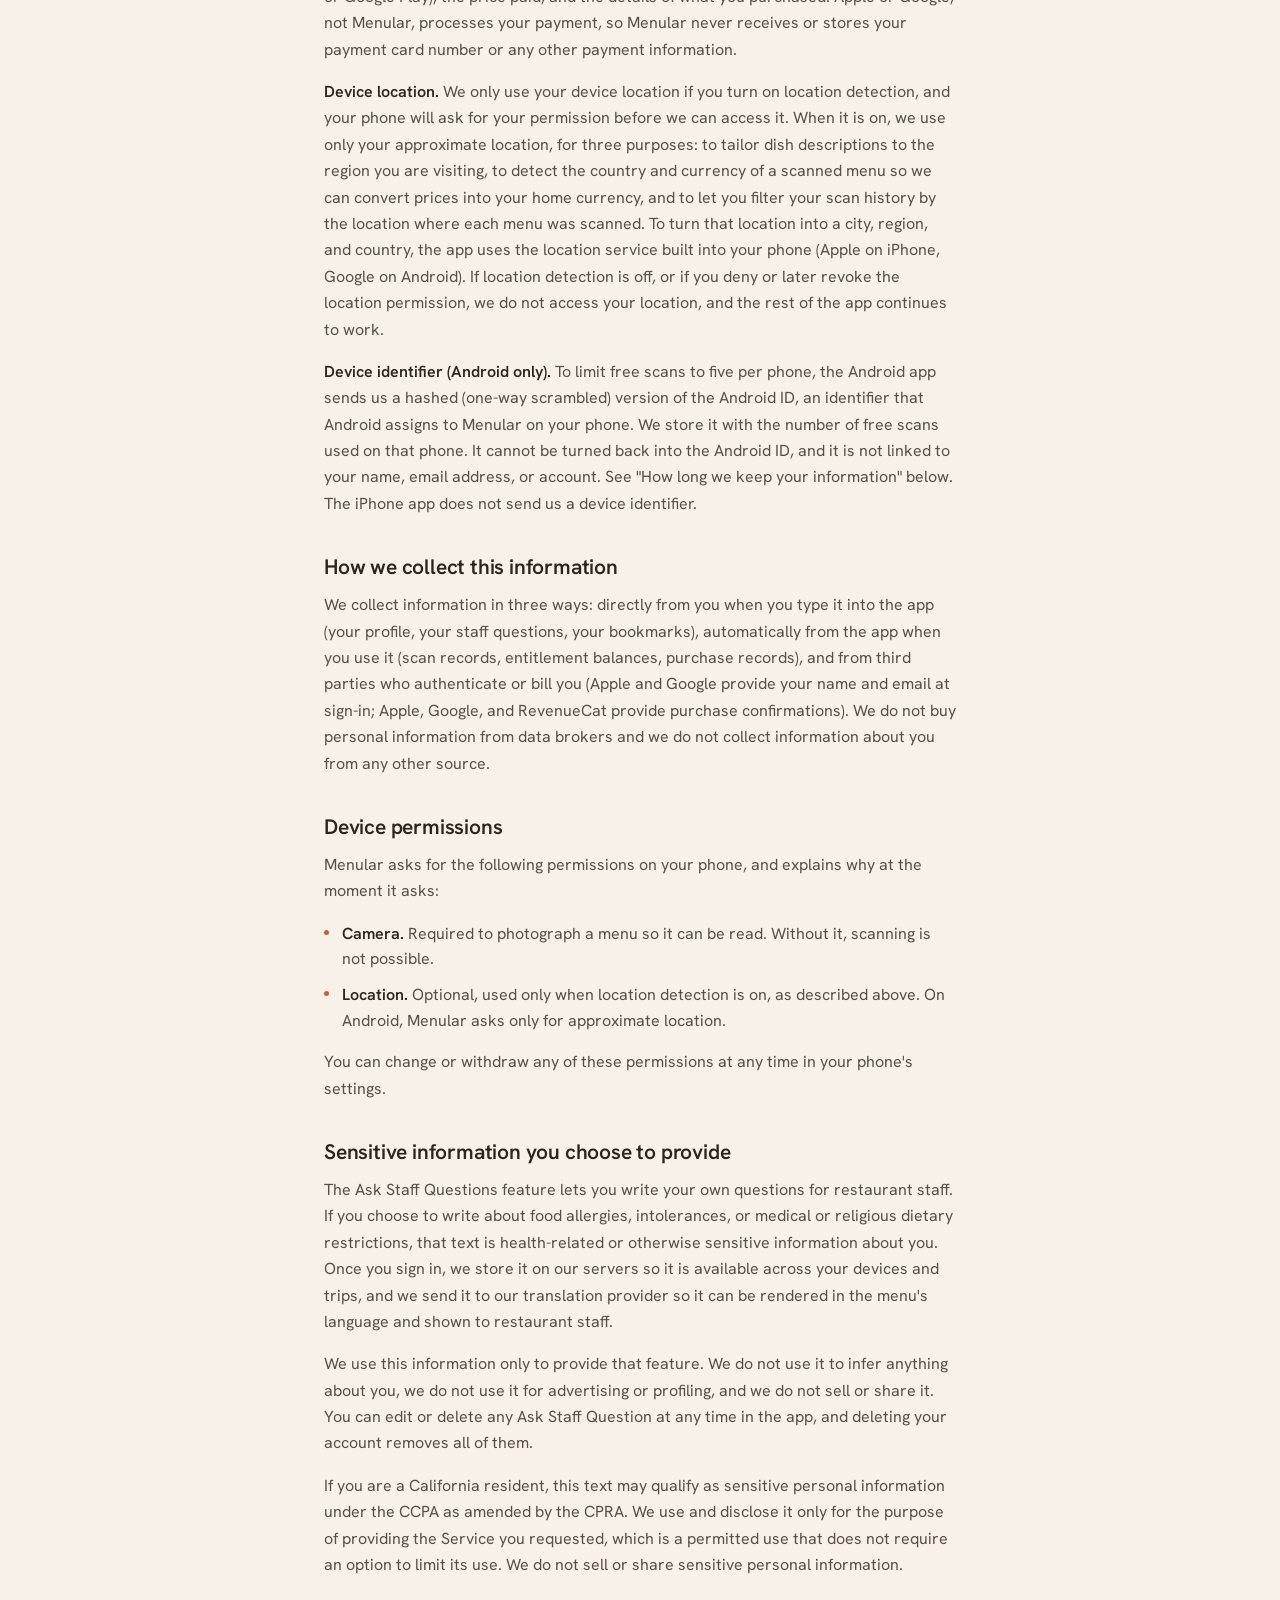
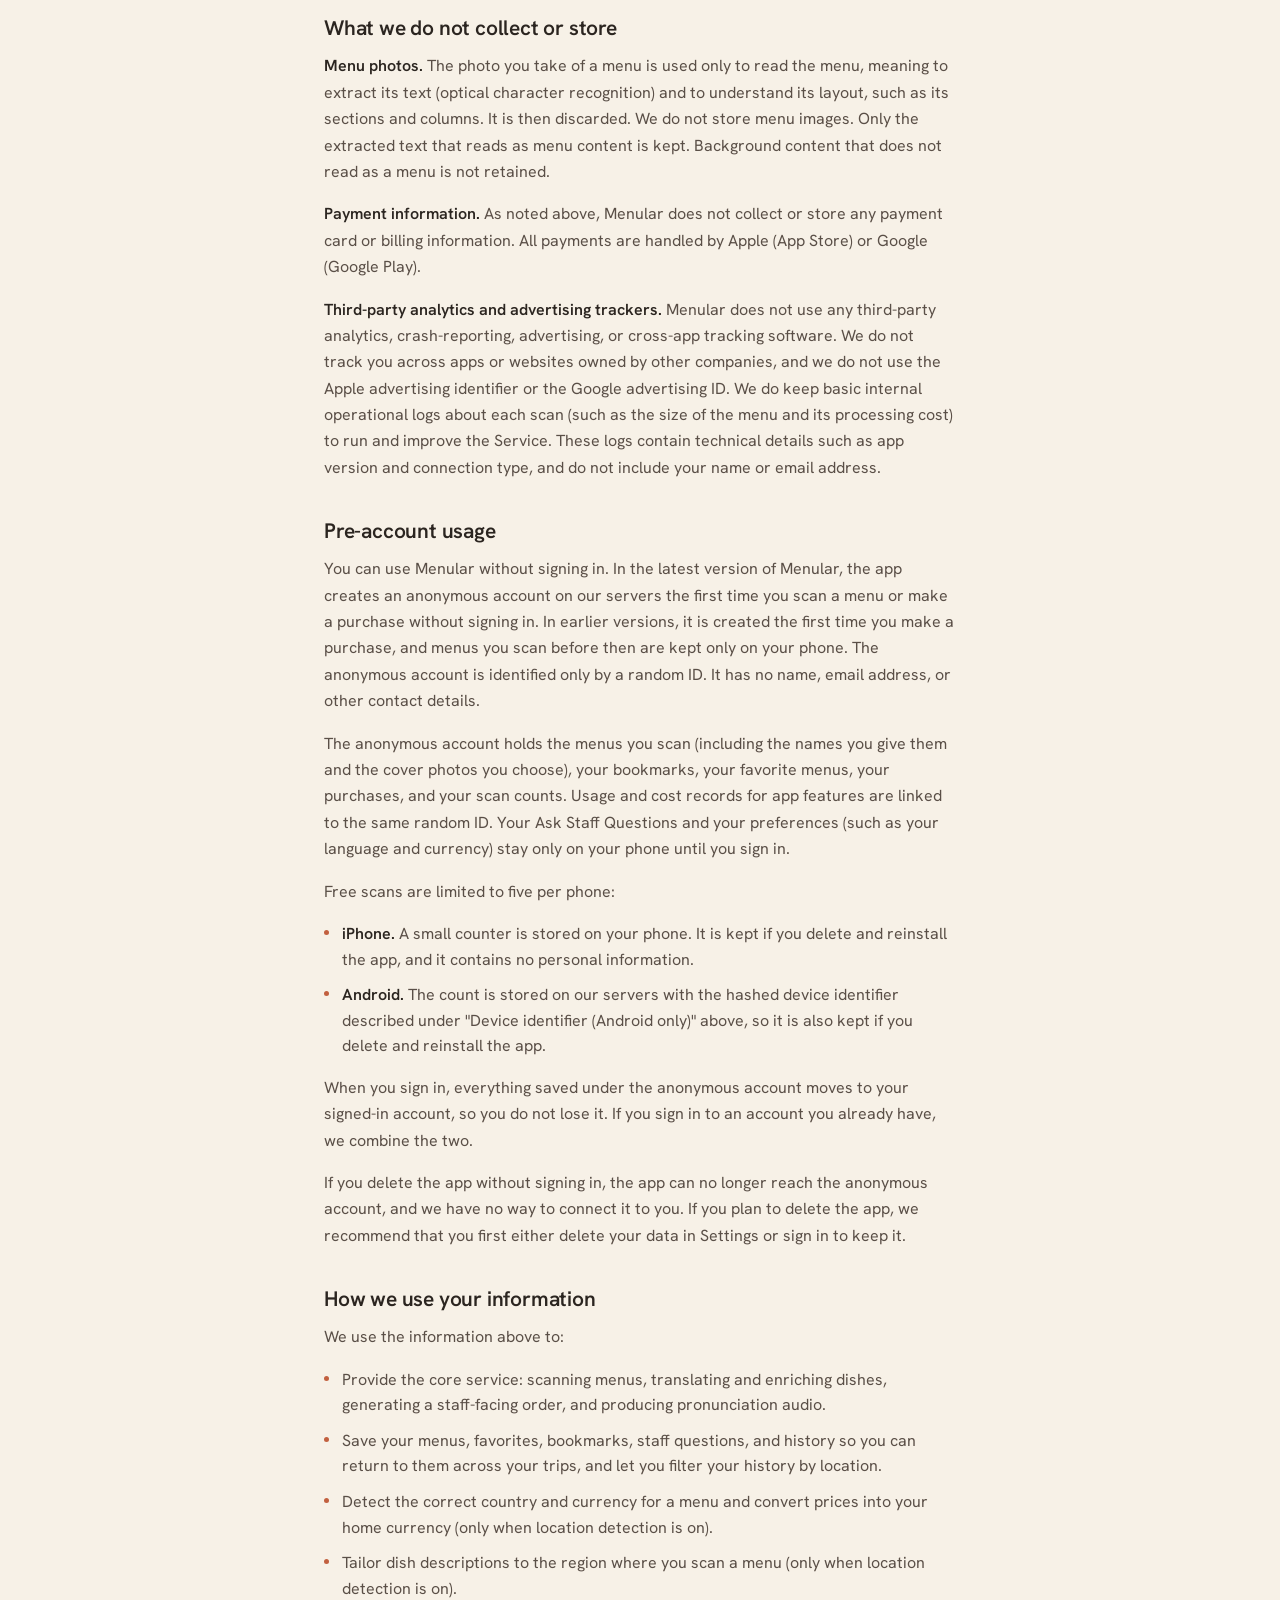
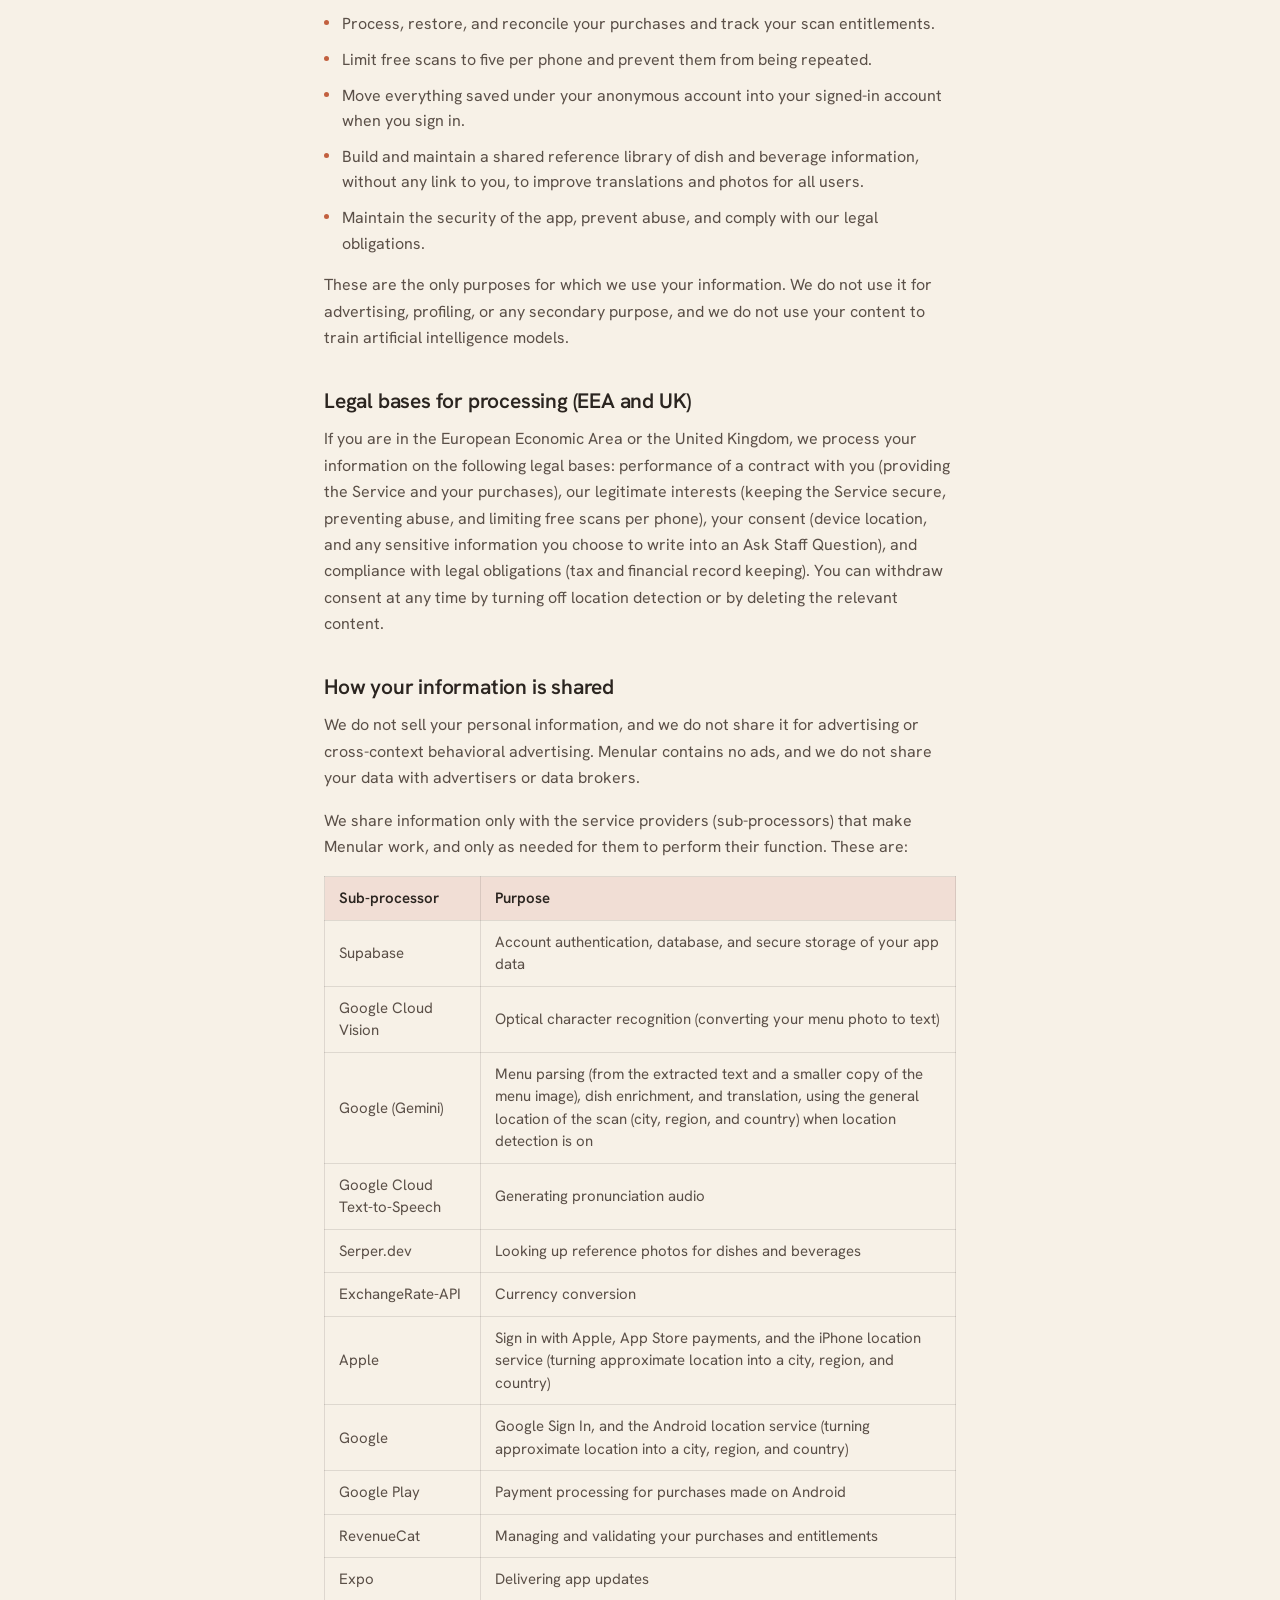
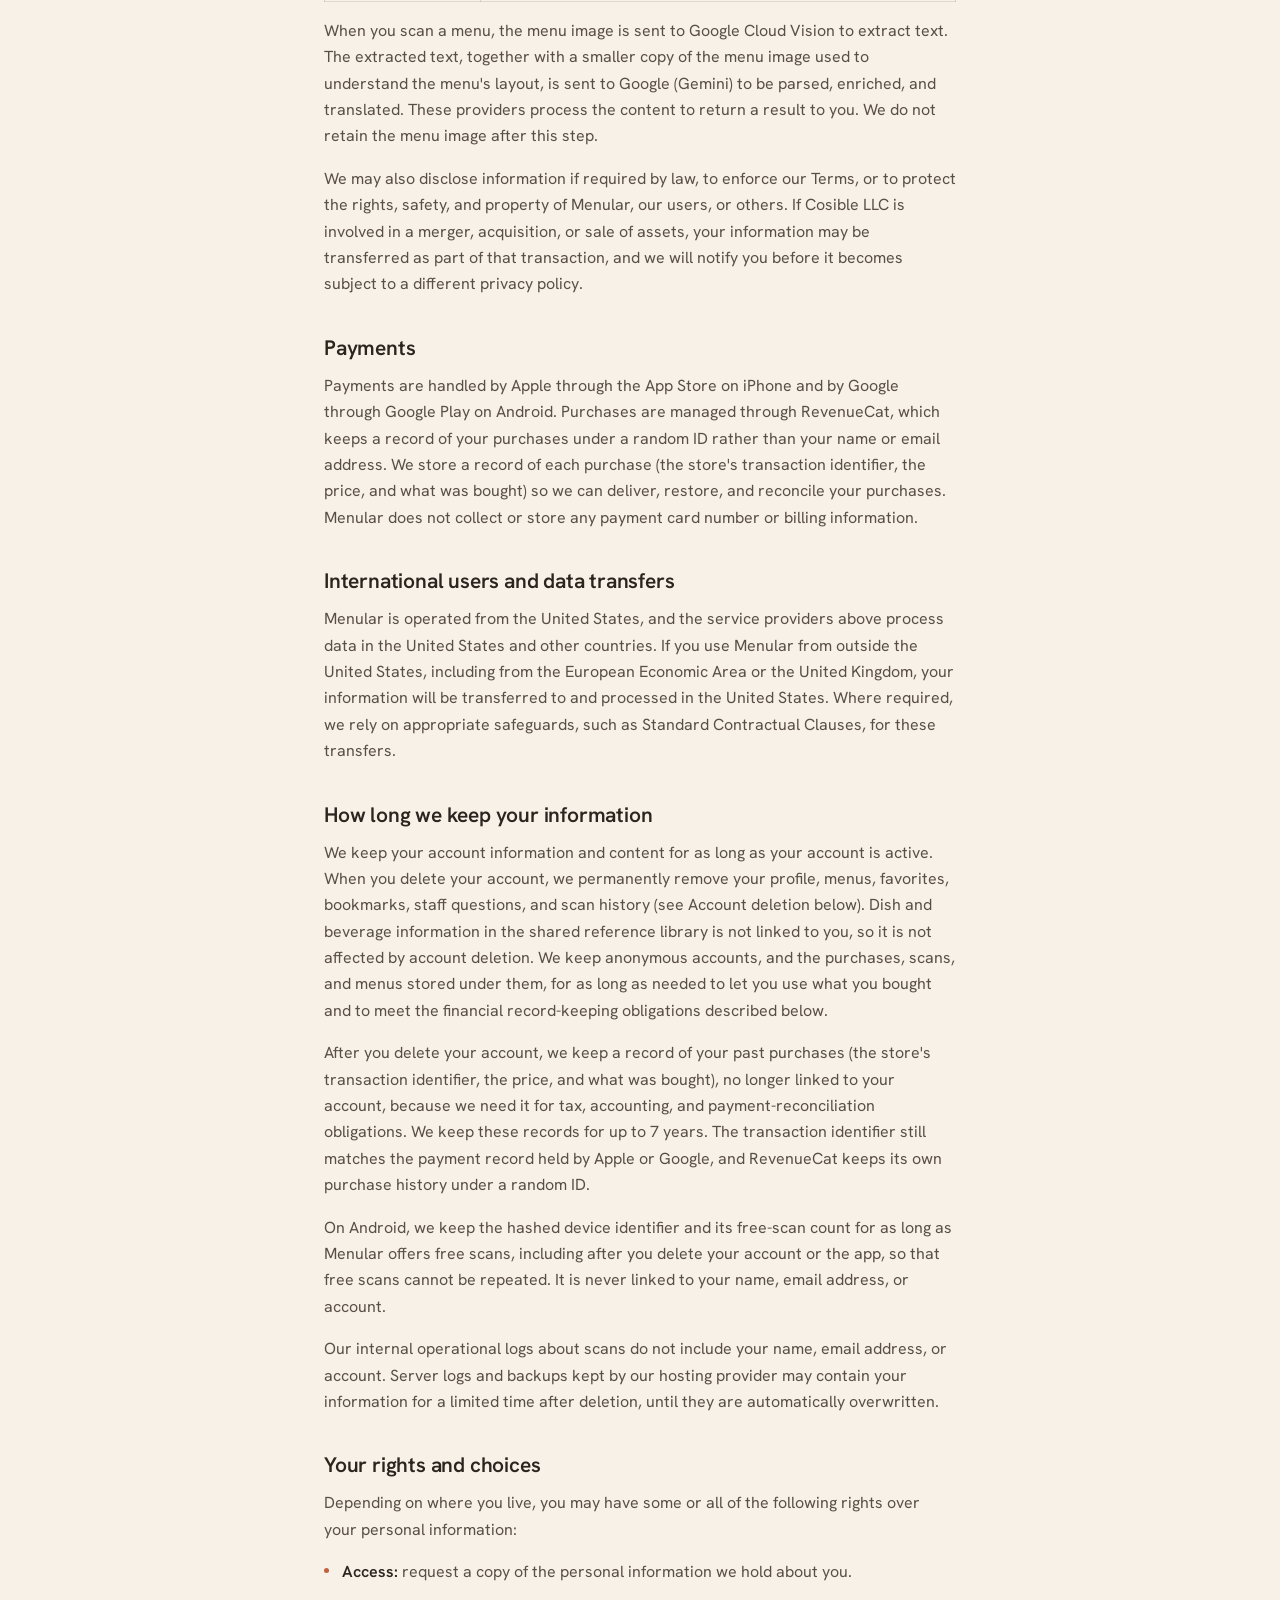
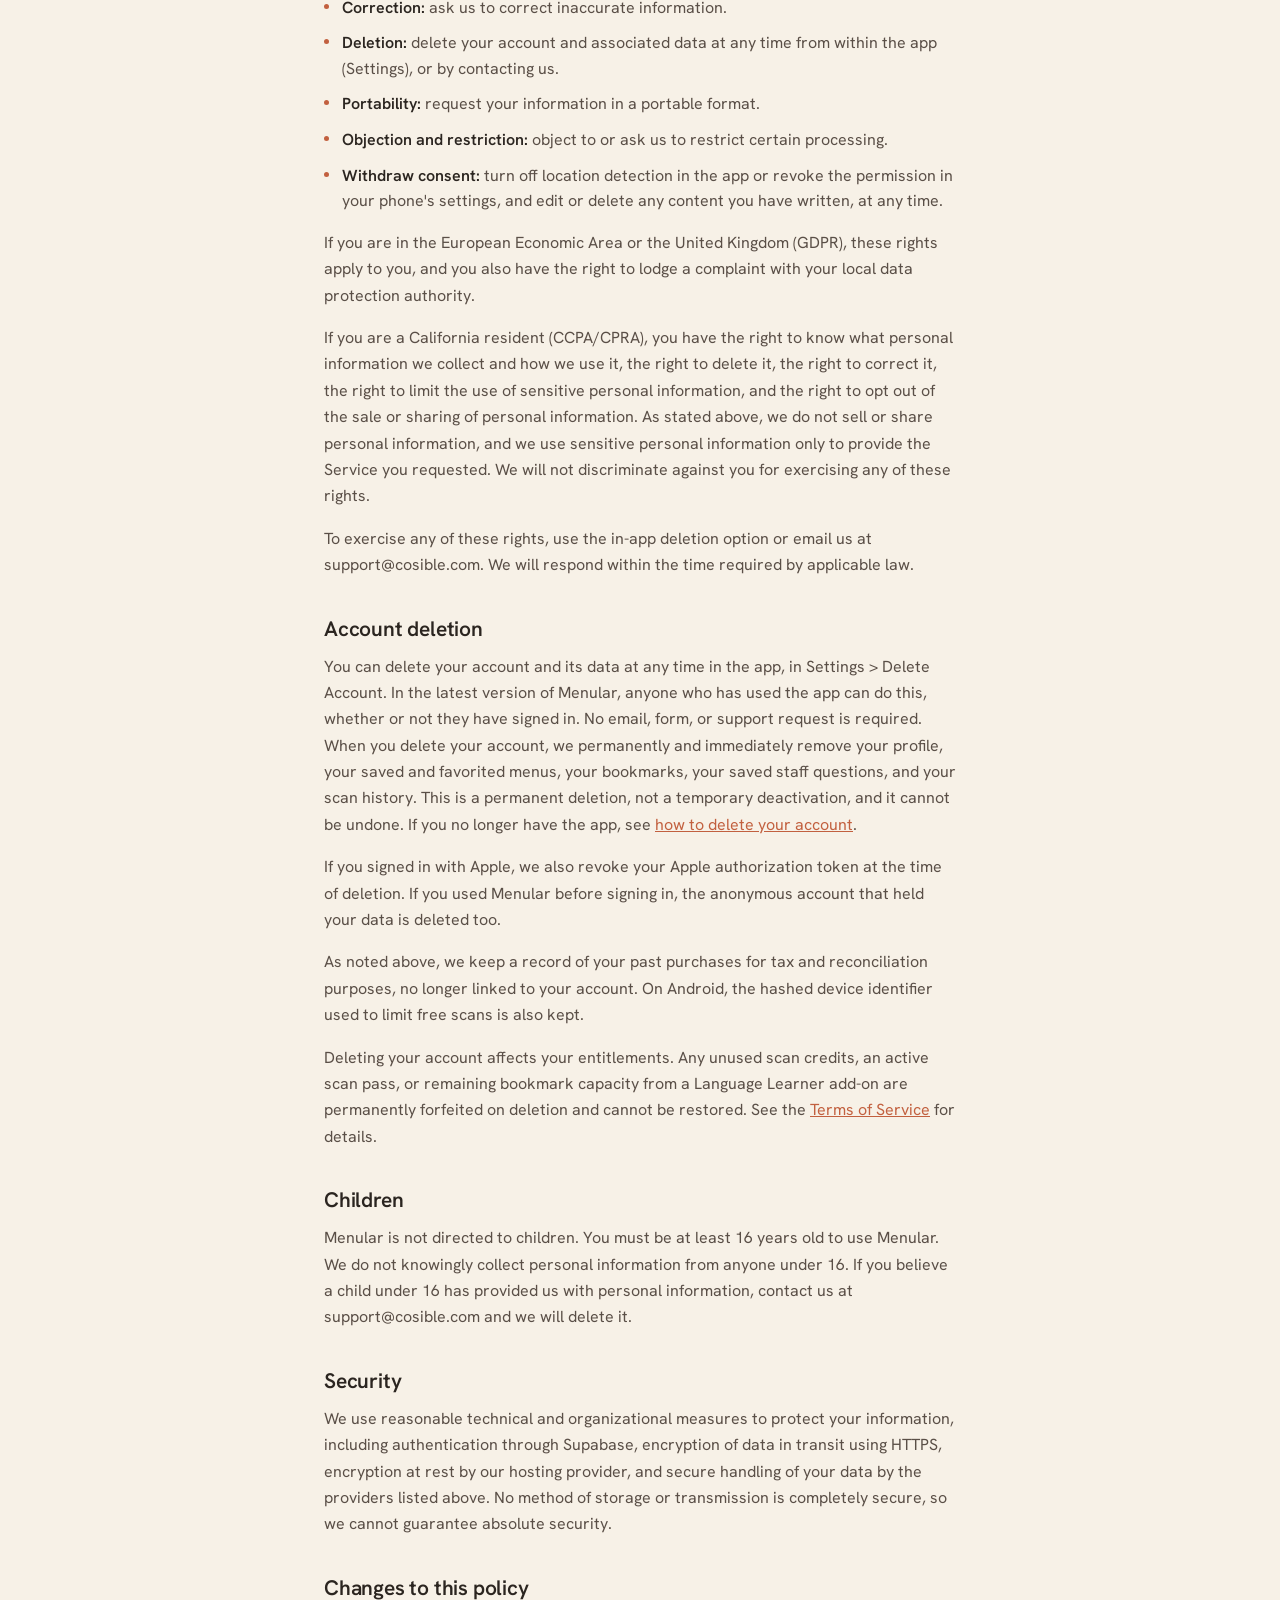
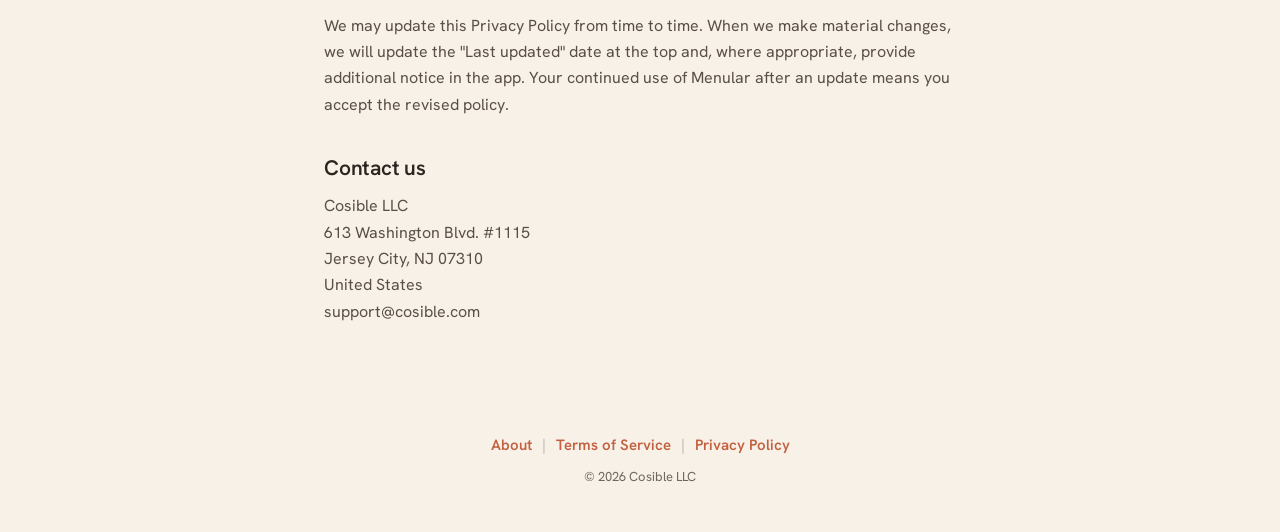
<file: privacy-policy.html>
<!DOCTYPE html>
<html lang="en">
<head>
<meta charset="UTF-8">
<meta name="viewport" content="width=device-width, initial-scale=1.0">
<title>Privacy Policy | Menular</title>
<meta name="description" content="Menular's Privacy Policy: what information we collect, how we use and share it, how long we keep it, and the choices and rights you have.">
<link rel="canonical" href="https://www.menular.com/privacy-policy">
<link rel="icon" href="/favicon.ico" sizes="32x32">
<link rel="icon" href="/assets/icons/favicon.svg" type="image/svg+xml">
<link rel="apple-touch-icon" href="/assets/icons/apple-touch-icon.png">
<meta name="theme-color" content="#f7f1e7">
<link rel="stylesheet" href="/assets/fonts/fonts.css">
<link rel="stylesheet" href="/assets/css/footer.css">
<style>
  * { box-sizing: border-box; margin: 0; padding: 0; }

  body {
    font-family: 'Hanken Grotesk', system-ui, sans-serif;
    background: #f7f1e7;
    color: #2b2520;
    -webkit-font-smoothing: antialiased;
  }

  .page-wrap {
    max-width: 1200px;
    margin: 0 auto;
  }

  /* PAGE HEADER */
  .page-header {
    padding: 28px 24px 12px;
    text-align: center;
  }

  .page-header-logo {
    width: clamp(180px, 18vw, 240px);
    max-width: 55%;
    height: auto;
    display: inline-block;
  }

  /* LEGAL CONTENT */
  .legal-content {
    max-width: 680px;
    margin: 0 auto;
    padding: 24px 24px 60px;
  }

  .legal-title {
    font-size: 30px;
    font-weight: 800;
    color: #2b2520;
    letter-spacing: -0.3px;
    margin-bottom: 10px;
  }

  .legal-updated {
    font-size: 15px;
    font-weight: 600;
    color: #c2603f;
    margin-bottom: 28px;
  }

  .legal-content h2 {
    font-size: 21px;
    font-weight: 800;
    color: #2b2520;
    letter-spacing: -0.2px;
    margin: 36px 0 12px;
  }

  .legal-content p {
    font-size: 16px;
    color: #5a4f47;
    line-height: 1.65;
    margin-bottom: 16px;
  }

  .legal-content ul {
    list-style: none;
    margin-bottom: 16px;
  }

  .legal-content ul li {
    font-size: 16px;
    color: #5a4f47;
    line-height: 1.6;
    padding-left: 18px;
    margin-bottom: 10px;
    position: relative;
  }

  .legal-content ul li::before {
    content: "";
    position: absolute;
    left: 0;
    top: 9px;
    width: 5px;
    height: 5px;
    border-radius: 50%;
    background: #c2603f;
  }

  .legal-content strong {
    color: #2b2520;
  }

  .legal-content a {
    color: #c2603f;
  }

  .legal-address {
    font-size: 16px;
    color: #5a4f47;
    line-height: 1.65;
    margin-bottom: 16px;
  }

  .legal-table-wrap {
    overflow-x: auto;
    margin-bottom: 16px;
  }

  .legal-content table {
    width: 100%;
    border-collapse: collapse;
    font-size: 15px;
  }

  .legal-content th,
  .legal-content td {
    text-align: left;
    padding: 10px 14px;
    border: 1px solid rgba(43,37,32,0.12);
    line-height: 1.5;
  }

  .legal-content th {
    background: #F1DED5;
    color: #2b2520;
    font-weight: 700;
  }

  .legal-content td {
    color: #5a4f47;
  }
</style>
</head>
<body>
<div class="page-wrap">

<!-- PAGE HEADER -->
<header class="page-header">
  <a href="/">
    <img class="page-header-logo" src="assets/logo.svg" alt="Menular">
  </a>
</header>

<div class="legal-content">

<h1 class="legal-title">Privacy Policy</h1>
<p class="legal-updated">Last updated: November 12, 2026</p>

<p>Menular ("Menular," "we," "us," or "our") is a mobile application operated by Cosible LLC. This Privacy Policy explains what information we collect when you use the Menular app, how we collect it, how we use and share it, how long we keep it, and the choices and rights you have. By using Menular, you agree to the practices described here.</p>

<p>This policy applies to the Menular app for iPhone and Android and to menular.com. A link to this policy is available inside the app on the Settings screen.</p>

<p>If you have any questions, contact us at support@cosible.com.</p>

<h2>Who we are</h2>

<p>Menular is operated by:</p>

<p class="legal-address">
Cosible LLC<br>
613 Washington Blvd. #1115<br>
Jersey City, NJ 07310<br>
United States<br>
support@cosible.com
</p>

<h2>Information we collect</h2>

<p><strong>Account information.</strong> When you sign in, we receive your name and email address from Apple (Sign in with Apple, available on iPhone) or Google (Google Sign In, available on iPhone and Android). We do not offer email and password sign-in, and we never receive or store your Apple or Google password. If you use Sign in with Apple and choose to hide your email address, we receive only Apple's private relay address. For users who sign in with Apple, we store an Apple authorization token on our servers. We use this token only to revoke your access if you delete your account.</p>

<p><strong>Profile and preferences.</strong> Your display name, your native language, your preferred currency, and your location-detection setting.</p>

<p><strong>Content you create.</strong> The Ask Staff Questions you write, the menus you favorite, and the words, phrases, and dishes you bookmark for learning. Ask Staff Questions are free text that you compose yourself, and they may contain information about your allergies, intolerances, or dietary restrictions if you choose to write it. See "Sensitive information you choose to provide" below.</p>

<p><strong>Menu scan data.</strong> When you scan a menu, we keep the extracted, structured text of the menu (such as the restaurant name and the dish and beverage information). If your location-detection setting is on, we also store the general location of the scan (city, region, and country).</p>

<p><strong>Shared dish reference library.</strong> Dish and beverage information extracted from any scan, whether or not you are signed in, may be stored in a shared reference library. This library contains dish information such as names, translations, descriptions, tags, and reference photo links. It does not contain your account information or any link to the person who scanned the menu. We use it to improve translations and photos for all users.</p>

<p><strong>Usage history.</strong> A record of which menus you have scanned and when, so you can return to them and filter them.</p>

<p><strong>Purchase information.</strong> When you buy a scan pass, a scan credit pack, or a Language Learner add-on, we store the store's transaction identifier (from the Apple App Store or Google Play), the price paid, and the details of what you purchased. Apple or Google, not Menular, processes your payment, so Menular never receives or stores your payment card number or any other payment information.</p>

<p><strong>Device location.</strong> We only use your device location if you turn on location detection, and your phone will ask for your permission before we can access it. When it is on, we use only your approximate location, for three purposes: to tailor dish descriptions to the region you are visiting, to detect the country and currency of a scanned menu so we can convert prices into your home currency, and to let you filter your scan history by the location where each menu was scanned. To turn that location into a city, region, and country, the app uses the location service built into your phone (Apple on iPhone, Google on Android). If location detection is off, or if you deny or later revoke the location permission, we do not access your location, and the rest of the app continues to work.</p>

<p><strong>Device identifier (Android only).</strong> To limit free scans to five per phone, the Android app sends us a hashed (one-way scrambled) version of the Android ID, an identifier that Android assigns to Menular on your phone. We store it with the number of free scans used on that phone. It cannot be turned back into the Android ID, and it is not linked to your name, email address, or account. See "How long we keep your information" below. The iPhone app does not send us a device identifier.</p>

<h2>How we collect this information</h2>

<p>We collect information in three ways: directly from you when you type it into the app (your profile, your staff questions, your bookmarks), automatically from the app when you use it (scan records, entitlement balances, purchase records), and from third parties who authenticate or bill you (Apple and Google provide your name and email at sign-in; Apple, Google, and RevenueCat provide purchase confirmations). We do not buy personal information from data brokers and we do not collect information about you from any other source.</p>

<h2>Device permissions</h2>

<p>Menular asks for the following permissions on your phone, and explains why at the moment it asks:</p>

<ul>
<li><strong>Camera.</strong> Required to photograph a menu so it can be read. Without it, scanning is not possible.</li>
<li><strong>Location.</strong> Optional, used only when location detection is on, as described above. On Android, Menular asks only for approximate location.</li>
</ul>

<p>You can change or withdraw any of these permissions at any time in your phone's settings.</p>

<h2>Sensitive information you choose to provide</h2>

<p>The Ask Staff Questions feature lets you write your own questions for restaurant staff. If you choose to write about food allergies, intolerances, or medical or religious dietary restrictions, that text is health-related or otherwise sensitive information about you. Once you sign in, we store it on our servers so it is available across your devices and trips, and we send it to our translation provider so it can be rendered in the menu's language and shown to restaurant staff.</p>

<p>We use this information only to provide that feature. We do not use it to infer anything about you, we do not use it for advertising or profiling, and we do not sell or share it. You can edit or delete any Ask Staff Question at any time in the app, and deleting your account removes all of them.</p>

<p>If you are a California resident, this text may qualify as sensitive personal information under the CCPA as amended by the CPRA. We use and disclose it only for the purpose of providing the Service you requested, which is a permitted use that does not require an option to limit its use. We do not sell or share sensitive personal information.</p>

<h2>What we do not collect or store</h2>

<p><strong>Menu photos.</strong> The photo you take of a menu is used only to read the menu, meaning to extract its text (optical character recognition) and to understand its layout, such as its sections and columns. It is then discarded. We do not store menu images. Only the extracted text that reads as menu content is kept. Background content that does not read as a menu is not retained.</p>

<p><strong>Payment information.</strong> As noted above, Menular does not collect or store any payment card or billing information. All payments are handled by Apple (App Store) or Google (Google Play).</p>

<p><strong>Third-party analytics and advertising trackers.</strong> Menular does not use any third-party analytics, crash-reporting, advertising, or cross-app tracking software. We do not track you across apps or websites owned by other companies, and we do not use the Apple advertising identifier or the Google advertising ID. We do keep basic internal operational logs about each scan (such as the size of the menu and its processing cost) to run and improve the Service. These logs contain technical details such as app version and connection type, and do not include your name or email address.</p>

<h2>Pre-account usage</h2>

<p>You can use Menular without signing in. In the latest version of Menular, the app creates an anonymous account on our servers the first time you scan a menu or make a purchase without signing in. In earlier versions, it is created the first time you make a purchase, and menus you scan before then are kept only on your phone. The anonymous account is identified only by a random ID. It has no name, email address, or other contact details.</p>

<p>The anonymous account holds the menus you scan (including the names you give them and the cover photos you choose), your bookmarks, your favorite menus, your purchases, and your scan counts. Usage and cost records for app features are linked to the same random ID. Your Ask Staff Questions and your preferences (such as your language and currency) stay only on your phone until you sign in.</p>

<p>Free scans are limited to five per phone:</p>

<ul>
<li><strong>iPhone.</strong> A small counter is stored on your phone. It is kept if you delete and reinstall the app, and it contains no personal information.</li>
<li><strong>Android.</strong> The count is stored on our servers with the hashed device identifier described under "Device identifier (Android only)" above, so it is also kept if you delete and reinstall the app.</li>
</ul>

<p>When you sign in, everything saved under the anonymous account moves to your signed-in account, so you do not lose it. If you sign in to an account you already have, we combine the two.</p>

<p>If you delete the app without signing in, the app can no longer reach the anonymous account, and we have no way to connect it to you. If you plan to delete the app, we recommend that you first either delete your data in Settings or sign in to keep it.</p>

<h2>How we use your information</h2>

<p>We use the information above to:</p>

<ul>
<li>Provide the core service: scanning menus, translating and enriching dishes, generating a staff-facing order, and producing pronunciation audio.</li>
<li>Save your menus, favorites, bookmarks, staff questions, and history so you can return to them across your trips, and let you filter your history by location.</li>
<li>Detect the correct country and currency for a menu and convert prices into your home currency (only when location detection is on).</li>
<li>Tailor dish descriptions to the region where you scan a menu (only when location detection is on).</li>
<li>Process, restore, and reconcile your purchases and track your scan entitlements.</li>
<li>Limit free scans to five per phone and prevent them from being repeated.</li>
<li>Move everything saved under your anonymous account into your signed-in account when you sign in.</li>
<li>Build and maintain a shared reference library of dish and beverage information, without any link to you, to improve translations and photos for all users.</li>
<li>Maintain the security of the app, prevent abuse, and comply with our legal obligations.</li>
</ul>

<p>These are the only purposes for which we use your information. We do not use it for advertising, profiling, or any secondary purpose, and we do not use your content to train artificial intelligence models.</p>

<h2>Legal bases for processing (EEA and UK)</h2>

<p>If you are in the European Economic Area or the United Kingdom, we process your information on the following legal bases: performance of a contract with you (providing the Service and your purchases), our legitimate interests (keeping the Service secure, preventing abuse, and limiting free scans per phone), your consent (device location, and any sensitive information you choose to write into an Ask Staff Question), and compliance with legal obligations (tax and financial record keeping). You can withdraw consent at any time by turning off location detection or by deleting the relevant content.</p>

<h2>How your information is shared</h2>

<p>We do not sell your personal information, and we do not share it for advertising or cross-context behavioral advertising. Menular contains no ads, and we do not share your data with advertisers or data brokers.</p>

<p>We share information only with the service providers (sub-processors) that make Menular work, and only as needed for them to perform their function. These are:</p>

<div class="legal-table-wrap">
<table>
<thead>
<tr><th>Sub-processor</th><th>Purpose</th></tr>
</thead>
<tbody>
<tr><td>Supabase</td><td>Account authentication, database, and secure storage of your app data</td></tr>
<tr><td>Google Cloud Vision</td><td>Optical character recognition (converting your menu photo to text)</td></tr>
<tr><td>Google (Gemini)</td><td>Menu parsing (from the extracted text and a smaller copy of the menu image), dish enrichment, and translation, using the general location of the scan (city, region, and country) when location detection is on</td></tr>
<tr><td>Google Cloud Text-to-Speech</td><td>Generating pronunciation audio</td></tr>
<tr><td>Serper.dev</td><td>Looking up reference photos for dishes and beverages</td></tr>
<tr><td>ExchangeRate-API</td><td>Currency conversion</td></tr>
<tr><td>Apple</td><td>Sign in with Apple, App Store payments, and the iPhone location service (turning approximate location into a city, region, and country)</td></tr>
<tr><td>Google</td><td>Google Sign In, and the Android location service (turning approximate location into a city, region, and country)</td></tr>
<tr><td>Google Play</td><td>Payment processing for purchases made on Android</td></tr>
<tr><td>RevenueCat</td><td>Managing and validating your purchases and entitlements</td></tr>
<tr><td>Expo</td><td>Delivering app updates</td></tr>
</tbody>
</table>
</div>

<p>When you scan a menu, the menu image is sent to Google Cloud Vision to extract text. The extracted text, together with a smaller copy of the menu image used to understand the menu's layout, is sent to Google (Gemini) to be parsed, enriched, and translated. These providers process the content to return a result to you. We do not retain the menu image after this step.</p>

<p>We may also disclose information if required by law, to enforce our Terms, or to protect the rights, safety, and property of Menular, our users, or others. If Cosible LLC is involved in a merger, acquisition, or sale of assets, your information may be transferred as part of that transaction, and we will notify you before it becomes subject to a different privacy policy.</p>

<h2>Payments</h2>

<p>Payments are handled by Apple through the App Store on iPhone and by Google through Google Play on Android. Purchases are managed through RevenueCat, which keeps a record of your purchases under a random ID rather than your name or email address. We store a record of each purchase (the store's transaction identifier, the price, and what was bought) so we can deliver, restore, and reconcile your purchases. Menular does not collect or store any payment card number or billing information.</p>

<h2>International users and data transfers</h2>

<p>Menular is operated from the United States, and the service providers above process data in the United States and other countries. If you use Menular from outside the United States, including from the European Economic Area or the United Kingdom, your information will be transferred to and processed in the United States. Where required, we rely on appropriate safeguards, such as Standard Contractual Clauses, for these transfers.</p>

<h2>How long we keep your information</h2>

<p>We keep your account information and content for as long as your account is active. When you delete your account, we permanently remove your profile, menus, favorites, bookmarks, staff questions, and scan history (see Account deletion below). Dish and beverage information in the shared reference library is not linked to you, so it is not affected by account deletion. We keep anonymous accounts, and the purchases, scans, and menus stored under them, for as long as needed to let you use what you bought and to meet the financial record-keeping obligations described below.</p>

<p>After you delete your account, we keep a record of your past purchases (the store's transaction identifier, the price, and what was bought), no longer linked to your account, because we need it for tax, accounting, and payment-reconciliation obligations. We keep these records for up to 7 years. The transaction identifier still matches the payment record held by Apple or Google, and RevenueCat keeps its own purchase history under a random ID.</p>

<p>On Android, we keep the hashed device identifier and its free-scan count for as long as Menular offers free scans, including after you delete your account or the app, so that free scans cannot be repeated. It is never linked to your name, email address, or account.</p>

<p>Our internal operational logs about scans do not include your name, email address, or account. Server logs and backups kept by our hosting provider may contain your information for a limited time after deletion, until they are automatically overwritten.</p>

<h2>Your rights and choices</h2>

<p>Depending on where you live, you may have some or all of the following rights over your personal information:</p>

<ul>
<li><strong>Access:</strong> request a copy of the personal information we hold about you.</li>
<li><strong>Correction:</strong> ask us to correct inaccurate information.</li>
<li><strong>Deletion:</strong> delete your account and associated data at any time from within the app (Settings), or by contacting us.</li>
<li><strong>Portability:</strong> request your information in a portable format.</li>
<li><strong>Objection and restriction:</strong> object to or ask us to restrict certain processing.</li>
<li><strong>Withdraw consent:</strong> turn off location detection in the app or revoke the permission in your phone's settings, and edit or delete any content you have written, at any time.</li>
</ul>

<p>If you are in the European Economic Area or the United Kingdom (GDPR), these rights apply to you, and you also have the right to lodge a complaint with your local data protection authority.</p>

<p>If you are a California resident (CCPA/CPRA), you have the right to know what personal information we collect and how we use it, the right to delete it, the right to correct it, the right to limit the use of sensitive personal information, and the right to opt out of the sale or sharing of personal information. As stated above, we do not sell or share personal information, and we use sensitive personal information only to provide the Service you requested. We will not discriminate against you for exercising any of these rights.</p>

<p>To exercise any of these rights, use the in-app deletion option or email us at support@cosible.com. We will respond within the time required by applicable law.</p>

<h2>Account deletion</h2>

<p>You can delete your account and its data at any time in the app, in Settings &gt; Delete Account. In the latest version of Menular, anyone who has used the app can do this, whether or not they have signed in. No email, form, or support request is required. When you delete your account, we permanently and immediately remove your profile, your saved and favorited menus, your bookmarks, your saved staff questions, and your scan history. This is a permanent deletion, not a temporary deactivation, and it cannot be undone. If you no longer have the app, see <a href="/delete-account">how to delete your account</a>.</p>

<p>If you signed in with Apple, we also revoke your Apple authorization token at the time of deletion. If you used Menular before signing in, the anonymous account that held your data is deleted too.</p>

<p>As noted above, we keep a record of your past purchases for tax and reconciliation purposes, no longer linked to your account. On Android, the hashed device identifier used to limit free scans is also kept.</p>

<p>Deleting your account affects your entitlements. Any unused scan credits, an active scan pass, or remaining bookmark capacity from a Language Learner add-on are permanently forfeited on deletion and cannot be restored. See the <a href="/terms-of-service" target="_blank" rel="noopener noreferrer">Terms of Service</a> for details.</p>

<h2>Children</h2>

<p>Menular is not directed to children. You must be at least 16 years old to use Menular. We do not knowingly collect personal information from anyone under 16. If you believe a child under 16 has provided us with personal information, contact us at support@cosible.com and we will delete it.</p>

<h2>Security</h2>

<p>We use reasonable technical and organizational measures to protect your information, including authentication through Supabase, encryption of data in transit using HTTPS, encryption at rest by our hosting provider, and secure handling of your data by the providers listed above. No method of storage or transmission is completely secure, so we cannot guarantee absolute security.</p>

<h2>Changes to this policy</h2>

<p>We may update this Privacy Policy from time to time. When we make material changes, we will update the "Last updated" date at the top and, where appropriate, provide additional notice in the app. Your continued use of Menular after an update means you accept the revised policy.</p>

<h2>Contact us</h2>

<p class="legal-address">
Cosible LLC<br>
613 Washington Blvd. #1115<br>
Jersey City, NJ 07310<br>
United States<br>
support@cosible.com
</p>

</div><!-- end legal-content -->

<!-- FOOTER -->
<footer class="site-footer">
  <nav class="footer-links" aria-label="Footer">
    <span class="footer-group"><a href="/about">About</a></span>
    <span class="footer-sep footer-sep-mid" aria-hidden="true">|</span>
    <span class="footer-group"><a href="/terms-of-service">Terms of Service</a><span class="footer-sep" aria-hidden="true">|</span><a href="/privacy-policy">Privacy Policy</a></span>
  </nav>
  <p class="footer-copy">&copy; 2026 Cosible LLC</p>
</footer>

</div><!-- end page-wrap -->
</body>
</html>
</file>
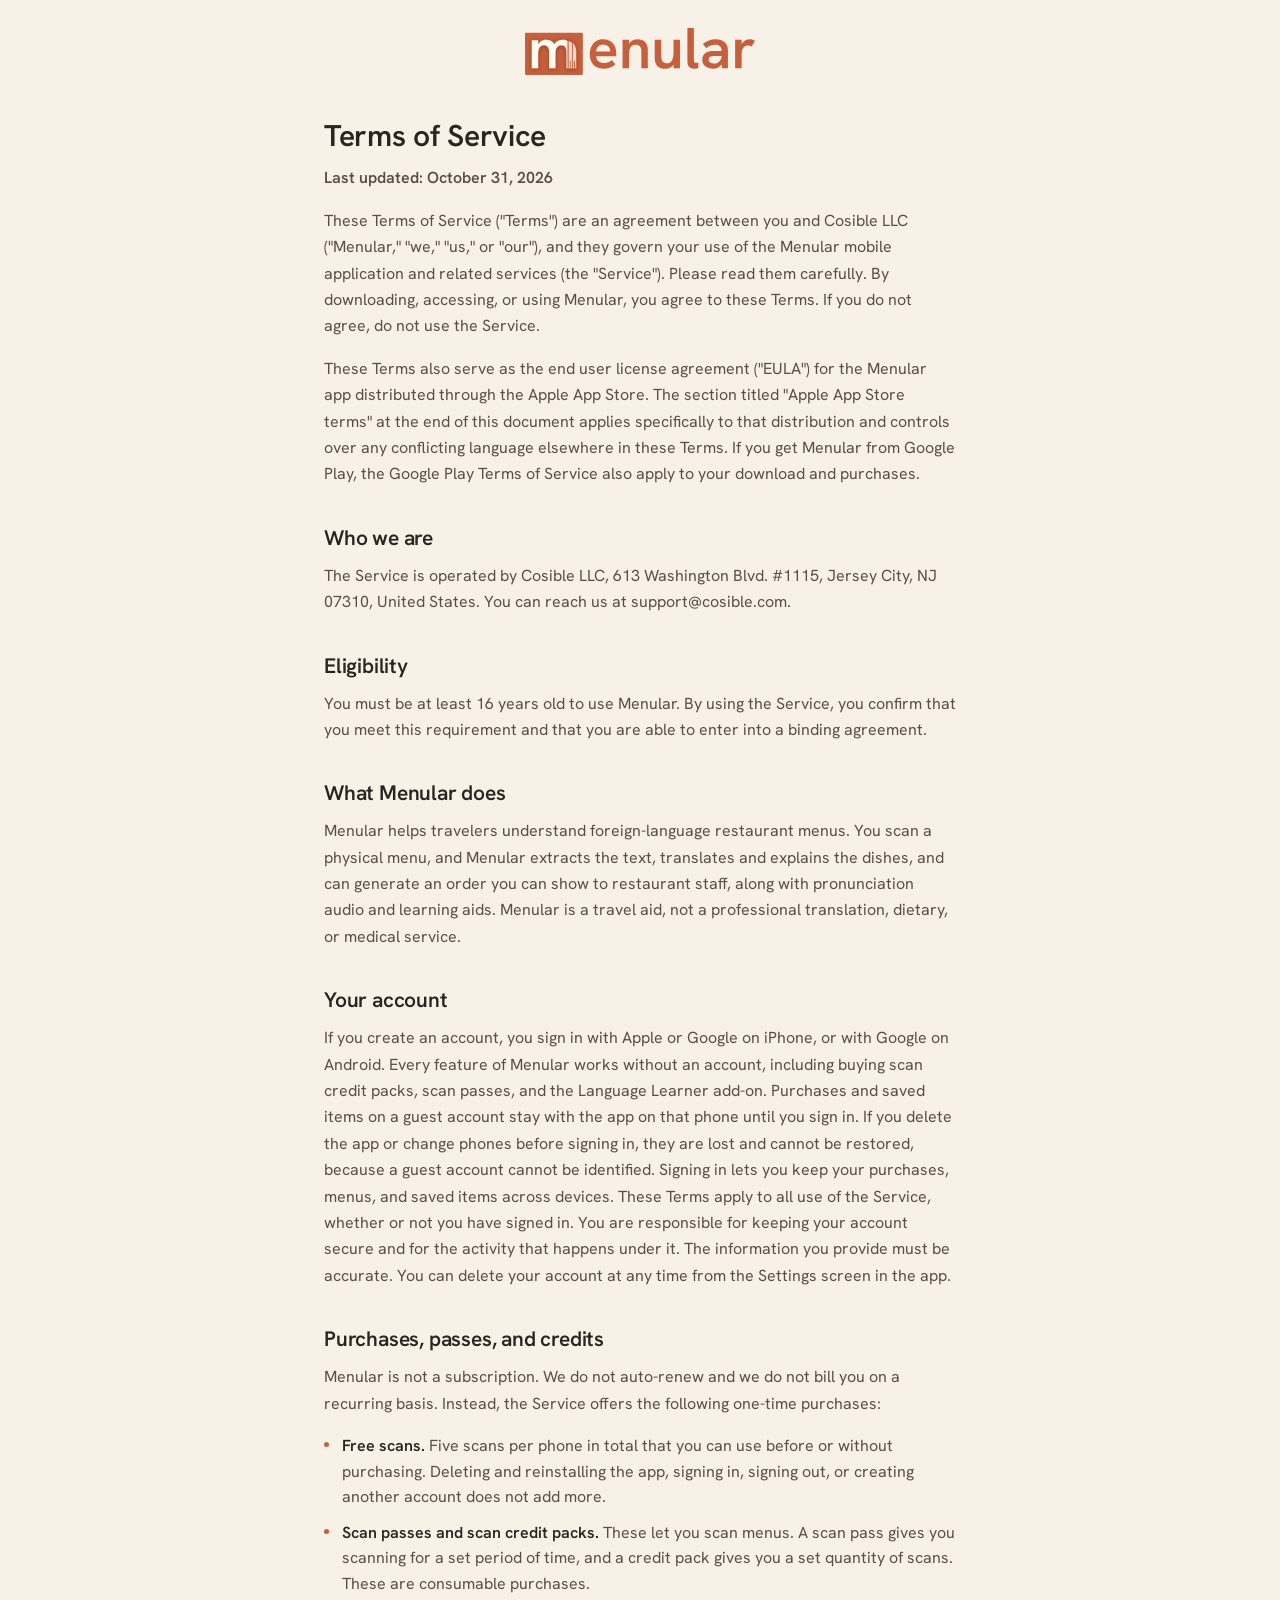
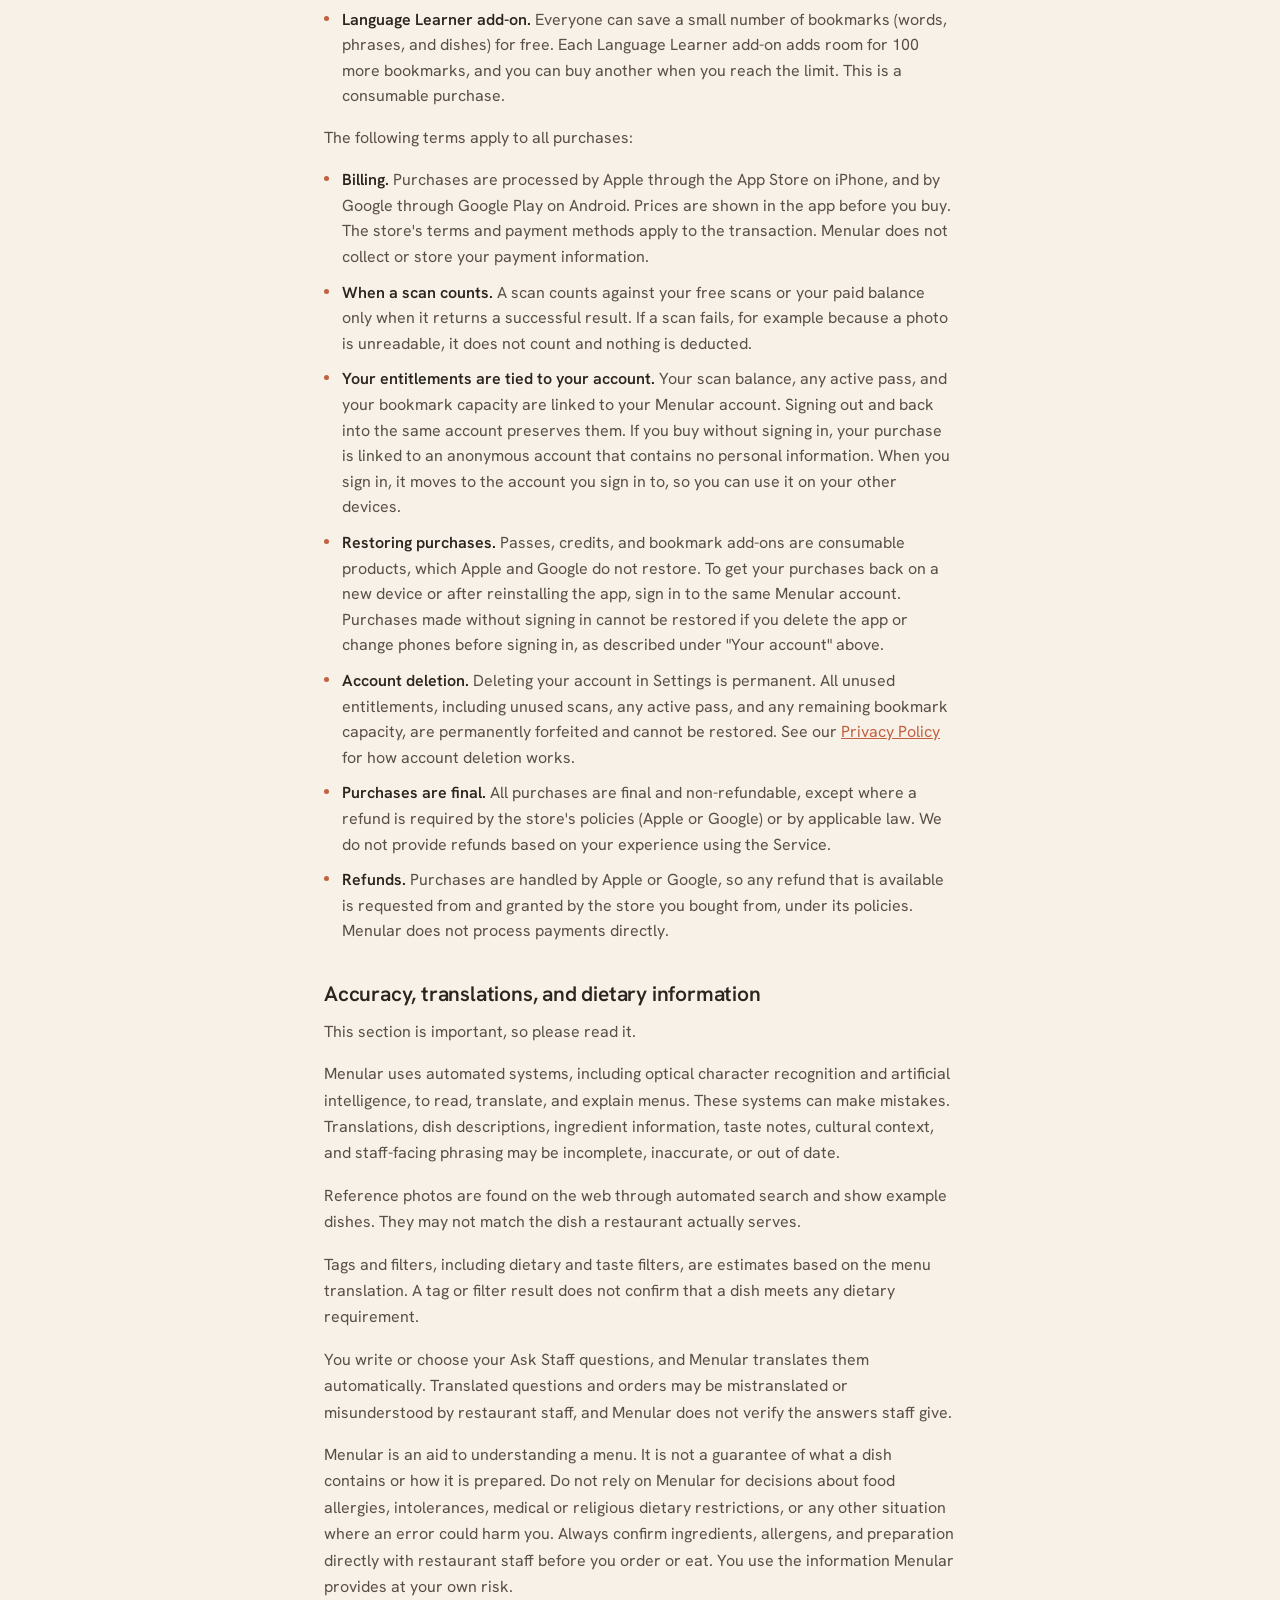
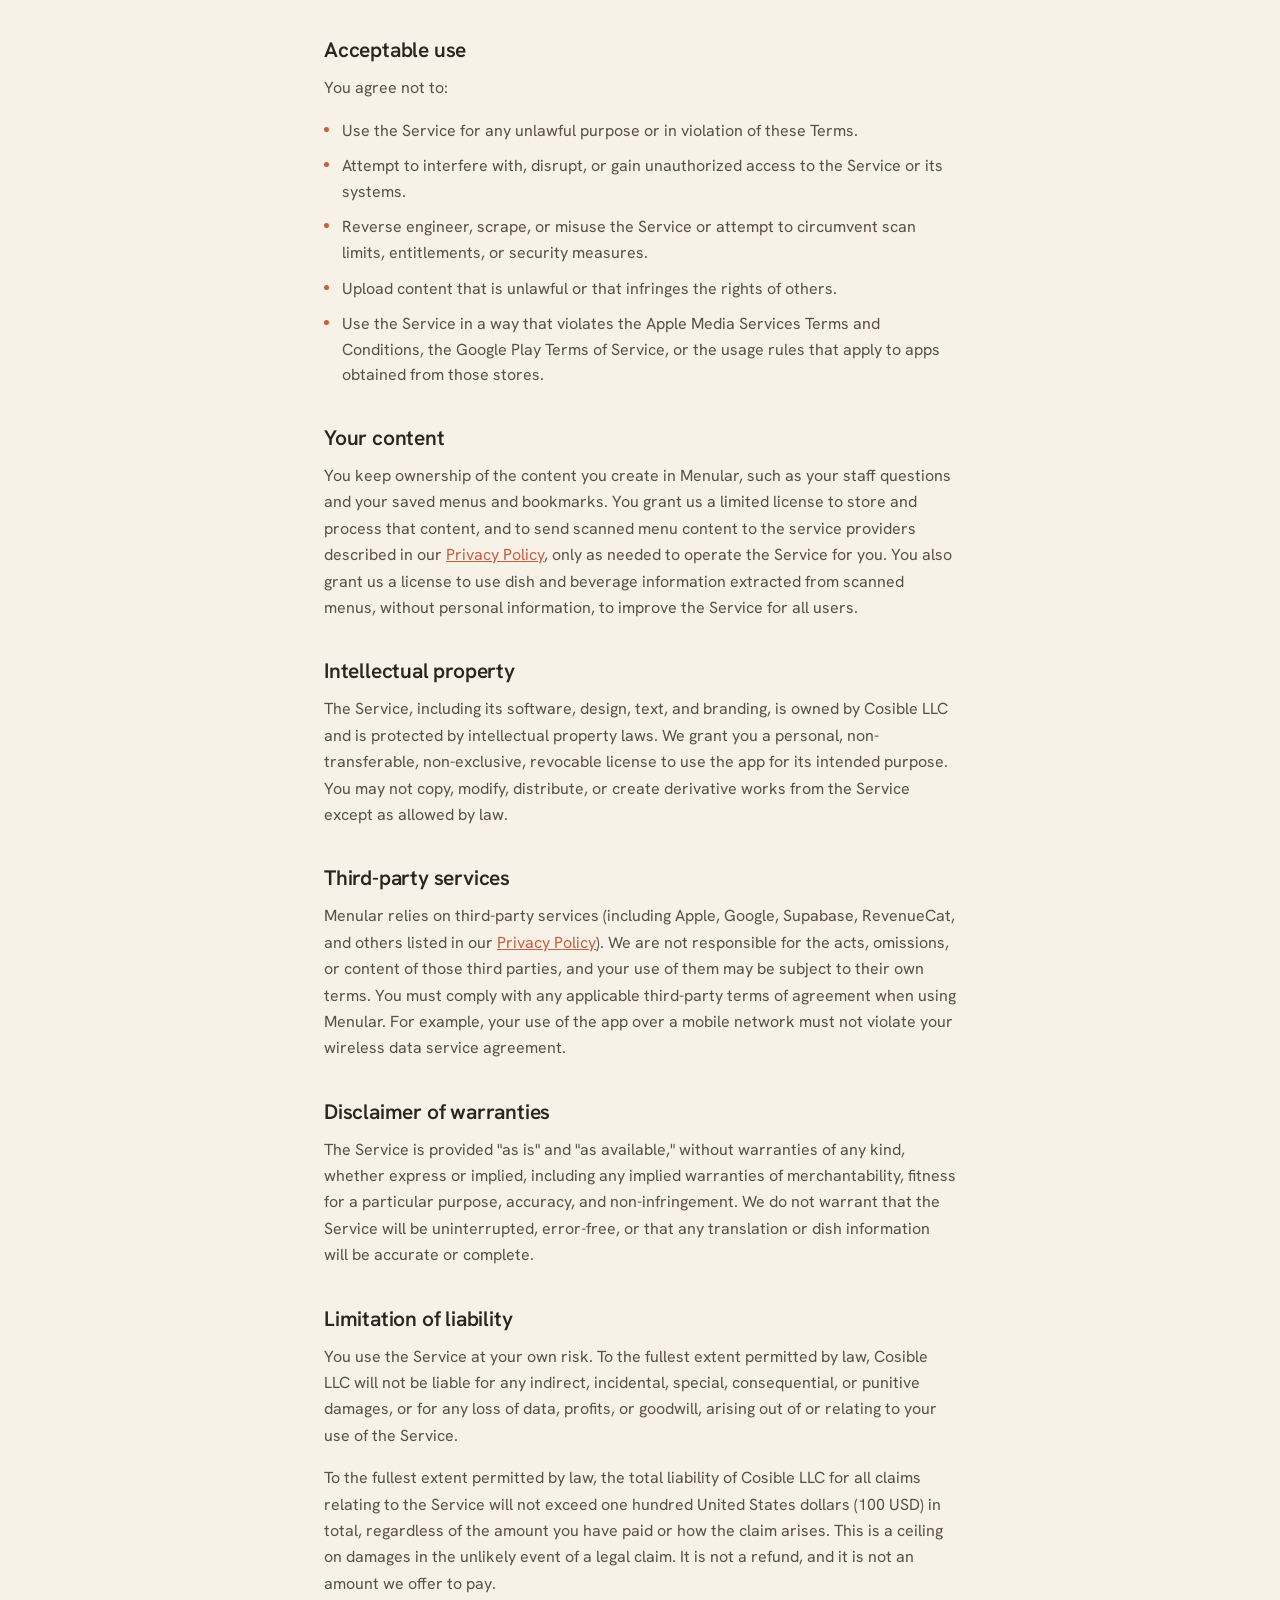
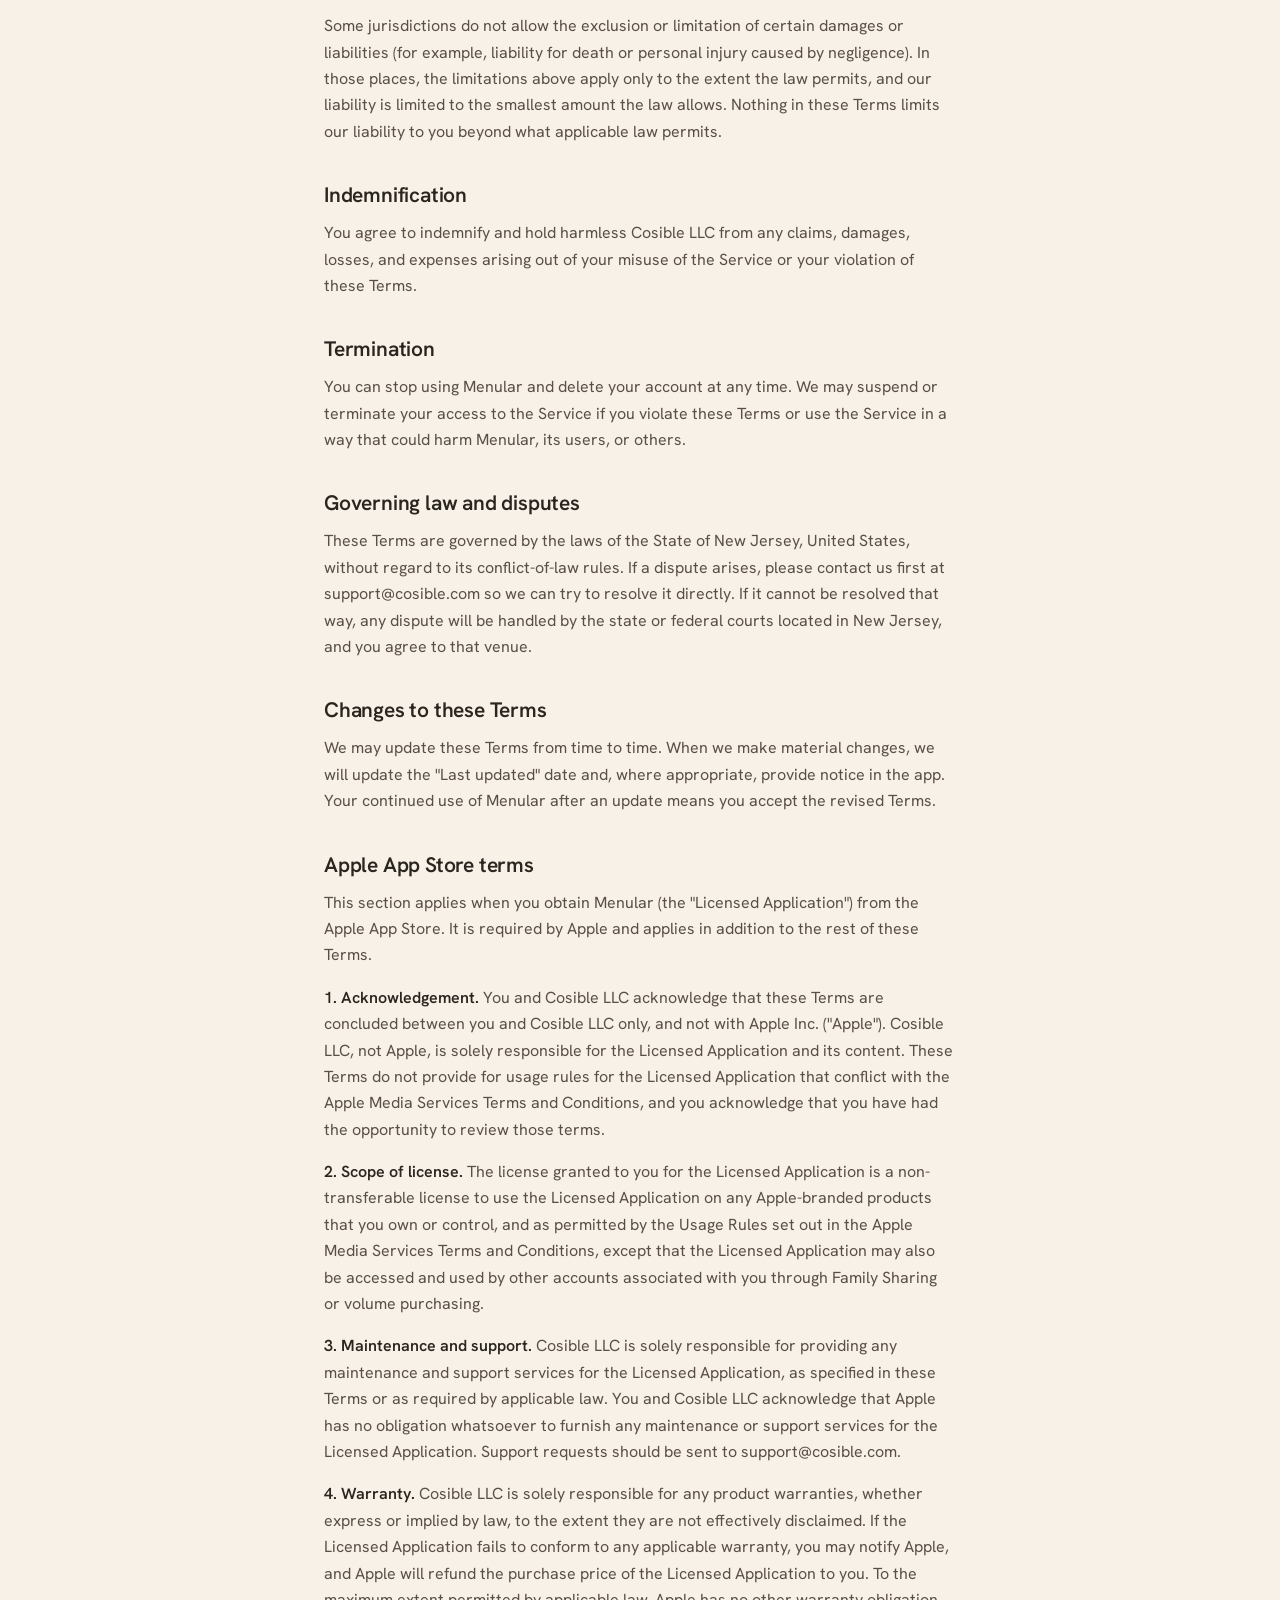
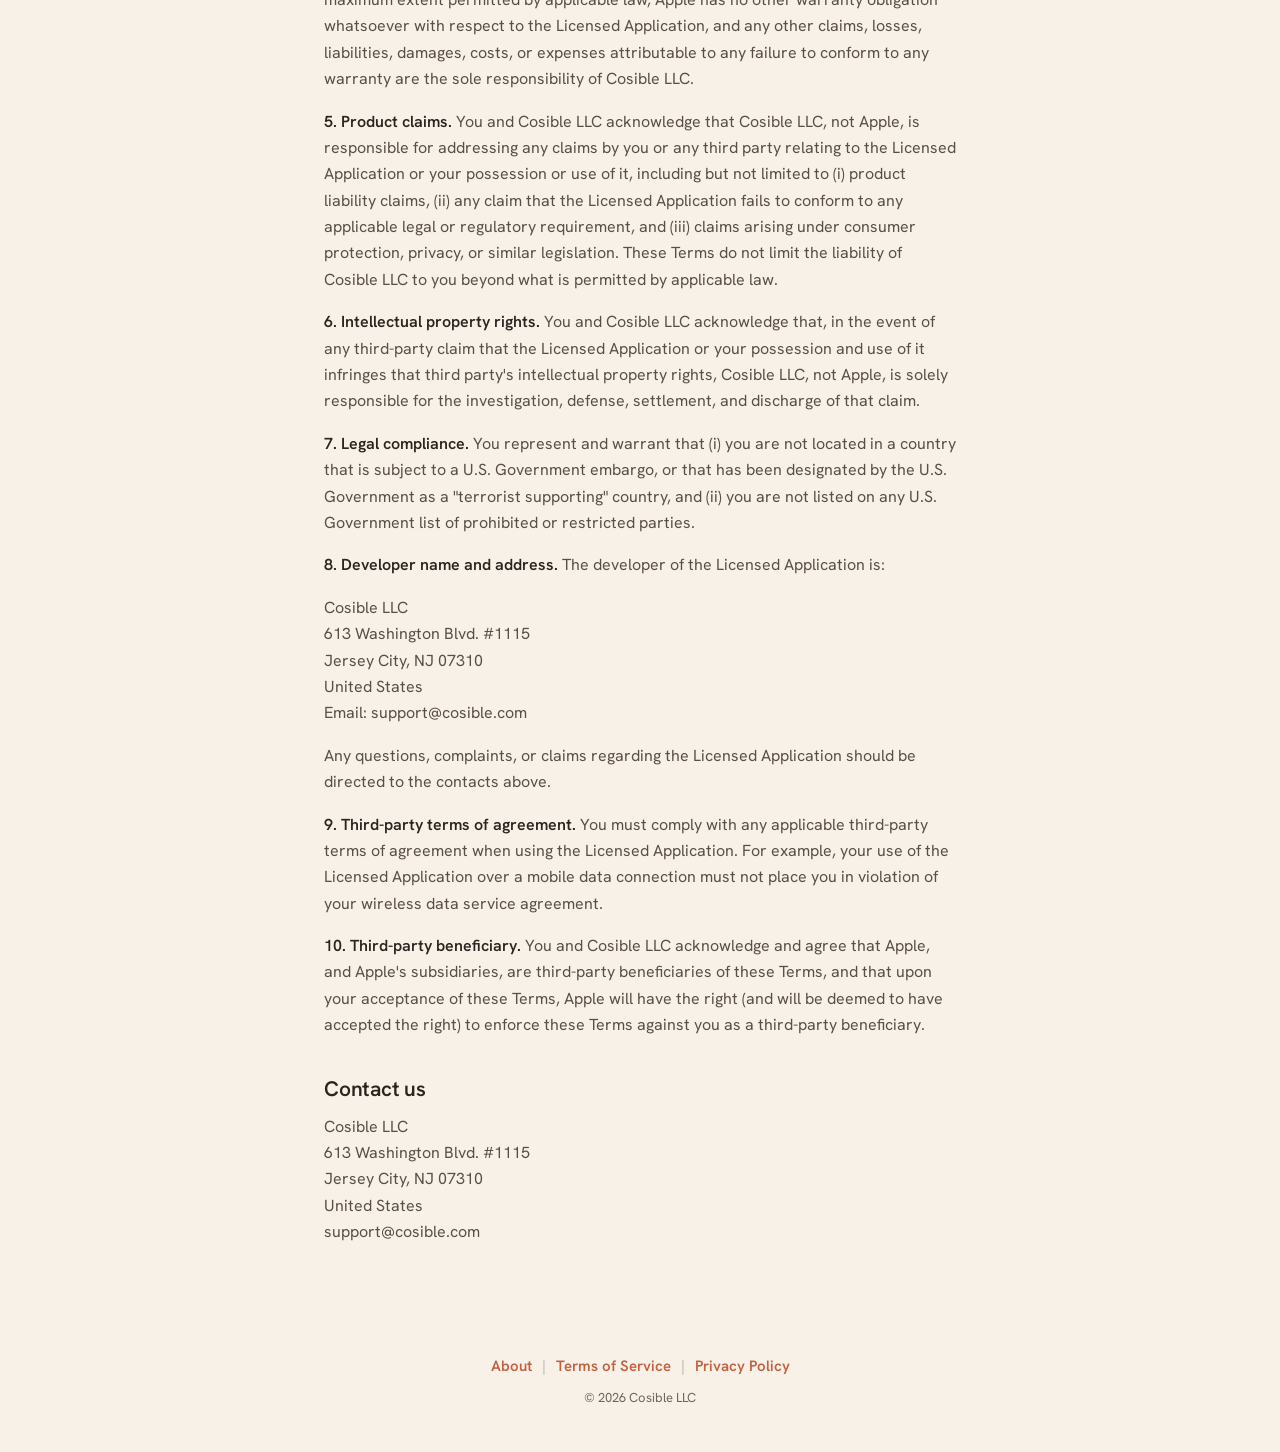
<file: terms-of-service.html>
<!DOCTYPE html>
<html lang="en">
<head>
<meta charset="UTF-8">
<meta name="viewport" content="width=device-width, initial-scale=1.0">
<title>Terms of Service | Menular</title>
<meta name="description" content="Menular's Terms of Service: the agreement governing your use of the Menular app, including purchases, accuracy of translations, and your rights and responsibilities.">
<link rel="canonical" href="https://www.menular.com/terms-of-service">
<link rel="icon" href="/favicon.ico" sizes="32x32">
<link rel="icon" href="/assets/icons/favicon.svg" type="image/svg+xml">
<link rel="apple-touch-icon" href="/assets/icons/apple-touch-icon.png">
<meta name="theme-color" content="#f7f1e7">
<link rel="stylesheet" href="/assets/fonts/fonts.css">
<link rel="stylesheet" href="/assets/css/footer.css">
<style>
  * { box-sizing: border-box; margin: 0; padding: 0; }

  body {
    font-family: 'Hanken Grotesk', system-ui, sans-serif;
    background: #f7f1e7;
    color: #2b2520;
    -webkit-font-smoothing: antialiased;
  }

  .page-wrap {
    max-width: 1200px;
    margin: 0 auto;
  }

  /* PAGE HEADER */
  .page-header {
    padding: 28px 24px 12px;
    text-align: center;
  }

  .page-header-logo {
    width: clamp(180px, 18vw, 240px);
    max-width: 55%;
    height: auto;
    display: inline-block;
  }

  /* LEGAL CONTENT */
  .legal-content {
    max-width: 680px;
    margin: 0 auto;
    padding: 24px 24px 60px;
  }

  .legal-title {
    font-size: 30px;
    font-weight: 800;
    color: #2b2520;
    letter-spacing: -0.3px;
    margin-bottom: 10px;
  }

  .legal-updated {
    font-size: 15px;
    font-weight: 600;
    color: #c2603f;
    margin-bottom: 28px;
  }

  .legal-content h2 {
    font-size: 21px;
    font-weight: 800;
    color: #2b2520;
    letter-spacing: -0.2px;
    margin: 36px 0 12px;
  }

  .legal-content p {
    font-size: 16px;
    color: #5a4f47;
    line-height: 1.65;
    margin-bottom: 16px;
  }

  .legal-content ul {
    list-style: none;
    margin-bottom: 16px;
  }

  .legal-content ul li {
    font-size: 16px;
    color: #5a4f47;
    line-height: 1.6;
    padding-left: 18px;
    margin-bottom: 10px;
    position: relative;
  }

  .legal-content ul li::before {
    content: "";
    position: absolute;
    left: 0;
    top: 9px;
    width: 5px;
    height: 5px;
    border-radius: 50%;
    background: #c2603f;
  }

  .legal-content strong {
    color: #2b2520;
  }

  .legal-content a {
    color: #c2603f;
  }

  .legal-address {
    font-size: 16px;
    color: #5a4f47;
    line-height: 1.65;
    margin-bottom: 16px;
  }
</style>
</head>
<body>
<div class="page-wrap">

<!-- PAGE HEADER -->
<header class="page-header">
  <a href="/">
    <img class="page-header-logo" src="assets/logo.svg" alt="Menular">
  </a>
</header>

<div class="legal-content">

<h1 class="legal-title">Terms of Service</h1>
<p class="legal-updated">Last updated: October 31, 2026</p>

<p>These Terms of Service ("Terms") are an agreement between you and Cosible LLC ("Menular," "we," "us," or "our"), and they govern your use of the Menular mobile application and related services (the "Service"). Please read them carefully. By downloading, accessing, or using Menular, you agree to these Terms. If you do not agree, do not use the Service.</p>

<p>These Terms also serve as the end user license agreement ("EULA") for the Menular app distributed through the Apple App Store. The section titled "Apple App Store terms" at the end of this document applies specifically to that distribution and controls over any conflicting language elsewhere in these Terms. If you get Menular from Google Play, the Google Play Terms of Service also apply to your download and purchases.</p>

<h2>Who we are</h2>

<p>The Service is operated by Cosible LLC, 613 Washington Blvd. #1115, Jersey City, NJ 07310, United States. You can reach us at support@cosible.com.</p>

<h2>Eligibility</h2>

<p>You must be at least 16 years old to use Menular. By using the Service, you confirm that you meet this requirement and that you are able to enter into a binding agreement.</p>

<h2>What Menular does</h2>

<p>Menular helps travelers understand foreign-language restaurant menus. You scan a physical menu, and Menular extracts the text, translates and explains the dishes, and can generate an order you can show to restaurant staff, along with pronunciation audio and learning aids. Menular is a travel aid, not a professional translation, dietary, or medical service.</p>

<h2>Your account</h2>

<p>If you create an account, you sign in with Apple or Google on iPhone, or with Google on Android. Every feature of Menular works without an account, including buying scan credit packs, scan passes, and the Language Learner add-on. Purchases and saved items on a guest account stay with the app on that phone until you sign in. If you delete the app or change phones before signing in, they are lost and cannot be restored, because a guest account cannot be identified. Signing in lets you keep your purchases, menus, and saved items across devices. These Terms apply to all use of the Service, whether or not you have signed in. You are responsible for keeping your account secure and for the activity that happens under it. The information you provide must be accurate. You can delete your account at any time from the Settings screen in the app.</p>

<h2>Purchases, passes, and credits</h2>

<p>Menular is not a subscription. We do not auto-renew and we do not bill you on a recurring basis. Instead, the Service offers the following one-time purchases:</p>

<ul>
<li><strong>Free scans.</strong> Five scans per phone in total that you can use before or without purchasing. Deleting and reinstalling the app, signing in, signing out, or creating another account does not add more.</li>
<li><strong>Scan passes and scan credit packs.</strong> These let you scan menus. A scan pass gives you scanning for a set period of time, and a credit pack gives you a set quantity of scans. These are consumable purchases.</li>
<li><strong>Language Learner add-on.</strong> Everyone can save a small number of bookmarks (words, phrases, and dishes) for free. Each Language Learner add-on adds room for 100 more bookmarks, and you can buy another when you reach the limit. This is a consumable purchase.</li>
</ul>

<p>The following terms apply to all purchases:</p>

<ul>
<li><strong>Billing.</strong> Purchases are processed by Apple through the App Store on iPhone, and by Google through Google Play on Android. Prices are shown in the app before you buy. The store's terms and payment methods apply to the transaction. Menular does not collect or store your payment information.</li>
<li><strong>When a scan counts.</strong> A scan counts against your free scans or your paid balance only when it returns a successful result. If a scan fails, for example because a photo is unreadable, it does not count and nothing is deducted.</li>
<li><strong>Your entitlements are tied to your account.</strong> Your scan balance, any active pass, and your bookmark capacity are linked to your Menular account. Signing out and back into the same account preserves them. If you buy without signing in, your purchase is linked to an anonymous account that contains no personal information. When you sign in, it moves to the account you sign in to, so you can use it on your other devices.</li>
<li><strong>Restoring purchases.</strong> Passes, credits, and bookmark add-ons are consumable products, which Apple and Google do not restore. To get your purchases back on a new device or after reinstalling the app, sign in to the same Menular account. Purchases made without signing in cannot be restored if you delete the app or change phones before signing in, as described under "Your account" above.</li>
<li><strong>Account deletion.</strong> Deleting your account in Settings is permanent. All unused entitlements, including unused scans, any active pass, and any remaining bookmark capacity, are permanently forfeited and cannot be restored. See our <a href="/privacy-policy" target="_blank" rel="noopener noreferrer">Privacy Policy</a> for how account deletion works.</li>
<li><strong>Purchases are final.</strong> All purchases are final and non-refundable, except where a refund is required by the store's policies (Apple or Google) or by applicable law. We do not provide refunds based on your experience using the Service.</li>
<li><strong>Refunds.</strong> Purchases are handled by Apple or Google, so any refund that is available is requested from and granted by the store you bought from, under its policies. Menular does not process payments directly.</li>
</ul>

<h2>Accuracy, translations, and dietary information</h2>

<p>This section is important, so please read it.</p>

<p>Menular uses automated systems, including optical character recognition and artificial intelligence, to read, translate, and explain menus. These systems can make mistakes. Translations, dish descriptions, ingredient information, taste notes, cultural context, and staff-facing phrasing may be incomplete, inaccurate, or out of date.</p>

<p>Reference photos are found on the web through automated search and show example dishes. They may not match the dish a restaurant actually serves.</p>

<p>Tags and filters, including dietary and taste filters, are estimates based on the menu translation. A tag or filter result does not confirm that a dish meets any dietary requirement.</p>

<p>You write or choose your Ask Staff questions, and Menular translates them automatically. Translated questions and orders may be mistranslated or misunderstood by restaurant staff, and Menular does not verify the answers staff give.</p>

<p>Menular is an aid to understanding a menu. It is not a guarantee of what a dish contains or how it is prepared. Do not rely on Menular for decisions about food allergies, intolerances, medical or religious dietary restrictions, or any other situation where an error could harm you. Always confirm ingredients, allergens, and preparation directly with restaurant staff before you order or eat. You use the information Menular provides at your own risk.</p>

<h2>Acceptable use</h2>

<p>You agree not to:</p>

<ul>
<li>Use the Service for any unlawful purpose or in violation of these Terms.</li>
<li>Attempt to interfere with, disrupt, or gain unauthorized access to the Service or its systems.</li>
<li>Reverse engineer, scrape, or misuse the Service or attempt to circumvent scan limits, entitlements, or security measures.</li>
<li>Upload content that is unlawful or that infringes the rights of others.</li>
<li>Use the Service in a way that violates the Apple Media Services Terms and Conditions, the Google Play Terms of Service, or the usage rules that apply to apps obtained from those stores.</li>
</ul>

<h2>Your content</h2>

<p>You keep ownership of the content you create in Menular, such as your staff questions and your saved menus and bookmarks. You grant us a limited license to store and process that content, and to send scanned menu content to the service providers described in our <a href="/privacy-policy" target="_blank" rel="noopener noreferrer">Privacy Policy</a>, only as needed to operate the Service for you. You also grant us a license to use dish and beverage information extracted from scanned menus, without personal information, to improve the Service for all users.</p>

<h2>Intellectual property</h2>

<p>The Service, including its software, design, text, and branding, is owned by Cosible LLC and is protected by intellectual property laws. We grant you a personal, non-transferable, non-exclusive, revocable license to use the app for its intended purpose. You may not copy, modify, distribute, or create derivative works from the Service except as allowed by law.</p>

<h2>Third-party services</h2>

<p>Menular relies on third-party services (including Apple, Google, Supabase, RevenueCat, and others listed in our <a href="/privacy-policy" target="_blank" rel="noopener noreferrer">Privacy Policy</a>). We are not responsible for the acts, omissions, or content of those third parties, and your use of them may be subject to their own terms. You must comply with any applicable third-party terms of agreement when using Menular. For example, your use of the app over a mobile network must not violate your wireless data service agreement.</p>

<h2>Disclaimer of warranties</h2>

<p>The Service is provided "as is" and "as available," without warranties of any kind, whether express or implied, including any implied warranties of merchantability, fitness for a particular purpose, accuracy, and non-infringement. We do not warrant that the Service will be uninterrupted, error-free, or that any translation or dish information will be accurate or complete.</p>

<h2>Limitation of liability</h2>

<p>You use the Service at your own risk. To the fullest extent permitted by law, Cosible LLC will not be liable for any indirect, incidental, special, consequential, or punitive damages, or for any loss of data, profits, or goodwill, arising out of or relating to your use of the Service.</p>

<p>To the fullest extent permitted by law, the total liability of Cosible LLC for all claims relating to the Service will not exceed one hundred United States dollars (100 USD) in total, regardless of the amount you have paid or how the claim arises. This is a ceiling on damages in the unlikely event of a legal claim. It is not a refund, and it is not an amount we offer to pay.</p>

<p>Some jurisdictions do not allow the exclusion or limitation of certain damages or liabilities (for example, liability for death or personal injury caused by negligence). In those places, the limitations above apply only to the extent the law permits, and our liability is limited to the smallest amount the law allows. Nothing in these Terms limits our liability to you beyond what applicable law permits.</p>

<h2>Indemnification</h2>

<p>You agree to indemnify and hold harmless Cosible LLC from any claims, damages, losses, and expenses arising out of your misuse of the Service or your violation of these Terms.</p>

<h2>Termination</h2>

<p>You can stop using Menular and delete your account at any time. We may suspend or terminate your access to the Service if you violate these Terms or use the Service in a way that could harm Menular, its users, or others.</p>

<h2>Governing law and disputes</h2>

<p>These Terms are governed by the laws of the State of New Jersey, United States, without regard to its conflict-of-law rules. If a dispute arises, please contact us first at support@cosible.com so we can try to resolve it directly. If it cannot be resolved that way, any dispute will be handled by the state or federal courts located in New Jersey, and you agree to that venue.</p>

<h2>Changes to these Terms</h2>

<p>We may update these Terms from time to time. When we make material changes, we will update the "Last updated" date and, where appropriate, provide notice in the app. Your continued use of Menular after an update means you accept the revised Terms.</p>

<h2>Apple App Store terms</h2>

<p>This section applies when you obtain Menular (the "Licensed Application") from the Apple App Store. It is required by Apple and applies in addition to the rest of these Terms.</p>

<p><strong>1. Acknowledgement.</strong> You and Cosible LLC acknowledge that these Terms are concluded between you and Cosible LLC only, and not with Apple Inc. ("Apple"). Cosible LLC, not Apple, is solely responsible for the Licensed Application and its content. These Terms do not provide for usage rules for the Licensed Application that conflict with the Apple Media Services Terms and Conditions, and you acknowledge that you have had the opportunity to review those terms.</p>

<p><strong>2. Scope of license.</strong> The license granted to you for the Licensed Application is a non-transferable license to use the Licensed Application on any Apple-branded products that you own or control, and as permitted by the Usage Rules set out in the Apple Media Services Terms and Conditions, except that the Licensed Application may also be accessed and used by other accounts associated with you through Family Sharing or volume purchasing.</p>

<p><strong>3. Maintenance and support.</strong> Cosible LLC is solely responsible for providing any maintenance and support services for the Licensed Application, as specified in these Terms or as required by applicable law. You and Cosible LLC acknowledge that Apple has no obligation whatsoever to furnish any maintenance or support services for the Licensed Application. Support requests should be sent to support@cosible.com.</p>

<p><strong>4. Warranty.</strong> Cosible LLC is solely responsible for any product warranties, whether express or implied by law, to the extent they are not effectively disclaimed. If the Licensed Application fails to conform to any applicable warranty, you may notify Apple, and Apple will refund the purchase price of the Licensed Application to you. To the maximum extent permitted by applicable law, Apple has no other warranty obligation whatsoever with respect to the Licensed Application, and any other claims, losses, liabilities, damages, costs, or expenses attributable to any failure to conform to any warranty are the sole responsibility of Cosible LLC.</p>

<p><strong>5. Product claims.</strong> You and Cosible LLC acknowledge that Cosible LLC, not Apple, is responsible for addressing any claims by you or any third party relating to the Licensed Application or your possession or use of it, including but not limited to (i) product liability claims, (ii) any claim that the Licensed Application fails to conform to any applicable legal or regulatory requirement, and (iii) claims arising under consumer protection, privacy, or similar legislation. These Terms do not limit the liability of Cosible LLC to you beyond what is permitted by applicable law.</p>

<p><strong>6. Intellectual property rights.</strong> You and Cosible LLC acknowledge that, in the event of any third-party claim that the Licensed Application or your possession and use of it infringes that third party's intellectual property rights, Cosible LLC, not Apple, is solely responsible for the investigation, defense, settlement, and discharge of that claim.</p>

<p><strong>7. Legal compliance.</strong> You represent and warrant that (i) you are not located in a country that is subject to a U.S. Government embargo, or that has been designated by the U.S. Government as a "terrorist supporting" country, and (ii) you are not listed on any U.S. Government list of prohibited or restricted parties.</p>

<p><strong>8. Developer name and address.</strong> The developer of the Licensed Application is:</p>

<p class="legal-address">
Cosible LLC<br>
613 Washington Blvd. #1115<br>
Jersey City, NJ 07310<br>
United States<br>
Email: support@cosible.com
</p>

<p>Any questions, complaints, or claims regarding the Licensed Application should be directed to the contacts above.</p>

<p><strong>9. Third-party terms of agreement.</strong> You must comply with any applicable third-party terms of agreement when using the Licensed Application. For example, your use of the Licensed Application over a mobile data connection must not place you in violation of your wireless data service agreement.</p>

<p><strong>10. Third-party beneficiary.</strong> You and Cosible LLC acknowledge and agree that Apple, and Apple's subsidiaries, are third-party beneficiaries of these Terms, and that upon your acceptance of these Terms, Apple will have the right (and will be deemed to have accepted the right) to enforce these Terms against you as a third-party beneficiary.</p>

<h2 id="contact">Contact us</h2>

<p class="legal-address">
Cosible LLC<br>
613 Washington Blvd. #1115<br>
Jersey City, NJ 07310<br>
United States<br>
support@cosible.com
</p>

</div><!-- end legal-content -->

<!-- FOOTER -->
<footer class="site-footer">
  <nav class="footer-links" aria-label="Footer">
    <span class="footer-group"><a href="/about">About</a></span>
    <span class="footer-sep footer-sep-mid" aria-hidden="true">|</span>
    <span class="footer-group"><a href="/terms-of-service">Terms of Service</a><span class="footer-sep" aria-hidden="true">|</span><a href="/privacy-policy">Privacy Policy</a></span>
  </nav>
  <p class="footer-copy">&copy; 2026 Cosible LLC</p>
</footer>

</div><!-- end page-wrap -->
</body>
</html>
</file>
<file: assets/fonts/fonts.css>
/* Self-hosted fonts (Latin subset), from Fontsource 5.3.0.
   Newsreader and Hanken Grotesk are licensed under the SIL Open Font License 1.1;
   see Newsreader-OFL.txt and HankenGrotesk-OFL.txt in this folder. */

@font-face {
  font-family: 'Newsreader';
  font-style: normal;
  font-weight: 400;
  font-display: swap;
  src: url('newsreader-latin-400-normal.woff2') format('woff2');
  unicode-range: U+0000-00FF, U+0131, U+0152-0153, U+02BB-02BC, U+02C6, U+02DA, U+02DC, U+0304, U+0308, U+0329, U+2000-206F, U+20AC, U+2122, U+2191, U+2193, U+2212, U+2215, U+FEFF, U+FFFD;
}

@font-face {
  font-family: 'Newsreader';
  font-style: italic;
  font-weight: 400;
  font-display: swap;
  src: url('newsreader-latin-400-italic.woff2') format('woff2');
  unicode-range: U+0000-00FF, U+0131, U+0152-0153, U+02BB-02BC, U+02C6, U+02DA, U+02DC, U+0304, U+0308, U+0329, U+2000-206F, U+20AC, U+2122, U+2191, U+2193, U+2212, U+2215, U+FEFF, U+FFFD;
}

@font-face {
  font-family: 'Hanken Grotesk';
  font-style: normal;
  font-weight: 400;
  font-display: swap;
  src: url('hanken-grotesk-latin-400-normal.woff2') format('woff2');
  unicode-range: U+0000-00FF, U+0131, U+0152-0153, U+02BB-02BC, U+02C6, U+02DA, U+02DC, U+0304, U+0308, U+0329, U+2000-206F, U+20AC, U+2122, U+2191, U+2193, U+2212, U+2215, U+FEFF, U+FFFD;
}

@font-face {
  font-family: 'Hanken Grotesk';
  font-style: normal;
  font-weight: 500;
  font-display: swap;
  src: url('hanken-grotesk-latin-500-normal.woff2') format('woff2');
  unicode-range: U+0000-00FF, U+0131, U+0152-0153, U+02BB-02BC, U+02C6, U+02DA, U+02DC, U+0304, U+0308, U+0329, U+2000-206F, U+20AC, U+2122, U+2191, U+2193, U+2212, U+2215, U+FEFF, U+FFFD;
}

@font-face {
  font-family: 'Hanken Grotesk';
  font-style: normal;
  font-weight: 600;
  font-display: swap;
  src: url('hanken-grotesk-latin-600-normal.woff2') format('woff2');
  unicode-range: U+0000-00FF, U+0131, U+0152-0153, U+02BB-02BC, U+02C6, U+02DA, U+02DC, U+0304, U+0308, U+0329, U+2000-206F, U+20AC, U+2122, U+2191, U+2193, U+2212, U+2215, U+FEFF, U+FFFD;
}
</file>
<file: assets/css/footer.css>
/* Shared footer, linked from every page so it stays identical everywhere. */
.site-footer {
  padding: 32px 24px 44px;
  text-align: center;
  font-size: 15px;
  line-height: 1.6;
}

.footer-links {
  display: flex;
  flex-wrap: wrap;
  justify-content: center;
  align-items: baseline;
  gap: 4px 0;
}

.footer-group {
  display: inline-flex;
  align-items: baseline;
}

.footer-sep {
  color: rgba(43,37,32,0.3);
  padding: 0 10px;
}

.footer-links a {
  color: #c2603f;
  font-weight: 600;
  text-decoration: none;
  border-radius: 3px;
}

.footer-links a:hover {
  text-decoration: underline;
  text-underline-offset: 3px;
}

.footer-links a:focus-visible {
  outline: 2px solid #c2603f;
  outline-offset: 3px;
}

.footer-copy {
  margin-top: 10px;
  font-size: 13px;
  color: rgba(43,37,32,0.68);
}

/* Second, smaller line under the copyright (store trademark notices). */
.footer-legal {
  margin-top: 4px;
}

/* On narrow phones, break into two tidy rows instead of wrapping mid-list. */
@media (max-width: 420px) {
  .footer-links { flex-direction: column; align-items: center; }
  .footer-sep-mid { display: none; }
}
</file>
<file: assets/css/store-badges.css>
/* Shared store badge row (App Store + Google Play), linked from the home and
   About pages so both stay identical. Each page sets --badge-h to the height
   its Apple badge already used. The gap is at least one quarter of the badge
   height, which covers Apple's and Google's clear space rules. When the row
   cannot fit, the Play badge wraps and sits centered below the Apple badge. */
.badge-row {
  --badge-h: 52px;
  display: flex;
  flex-wrap: wrap;
  justify-content: center;
  align-items: center;
  /* Side by side: a wider gap. Wrapped: the Play badge sits closer below. */
  column-gap: 32px;
  row-gap: max(16px, calc(var(--badge-h) / 4));
}

.badge-row a {
  display: block;
  border-radius: 8px;
}

.badge-row a:focus-visible {
  outline: 2px solid #6D2E19;
  outline-offset: 3px;
}

/* Artwork shown as supplied: fixed height, natural aspect ratio. */
.badge-row img {
  display: block;
  height: var(--badge-h);
  width: auto;
}
</file>
